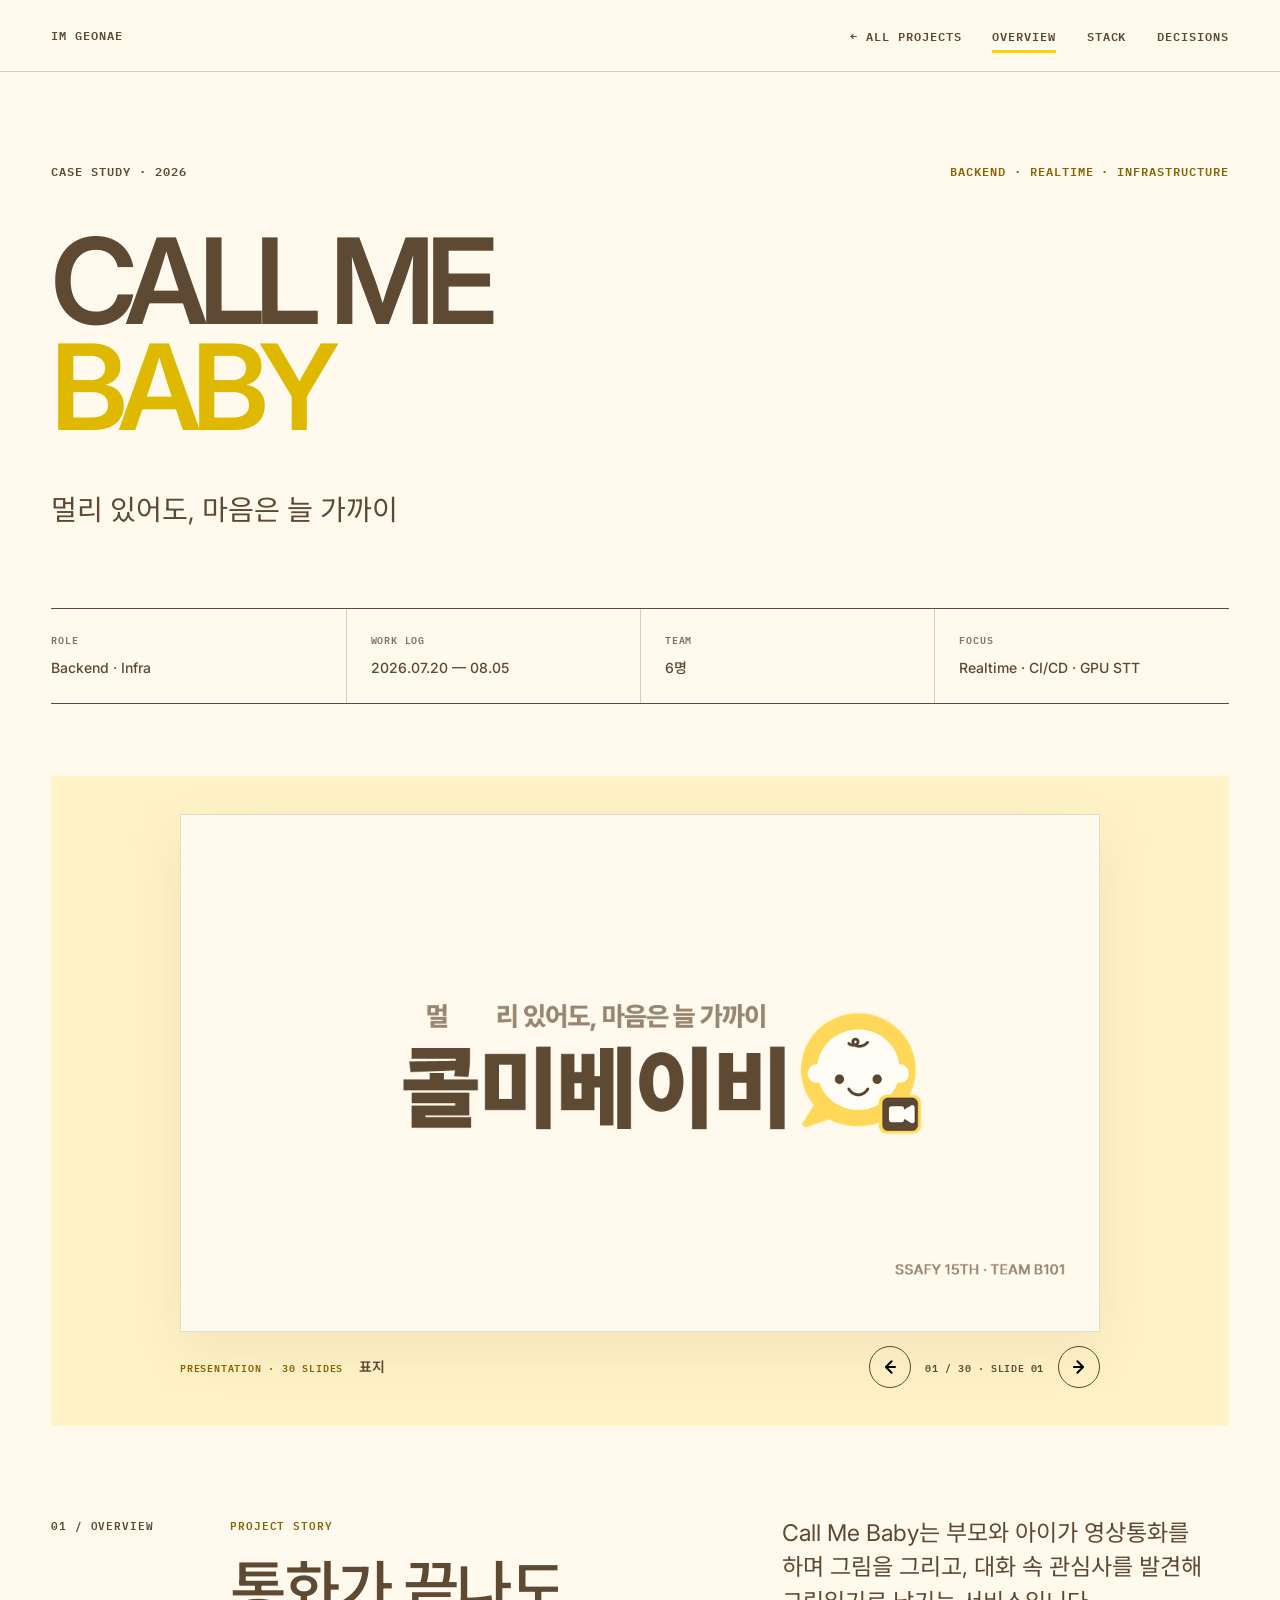
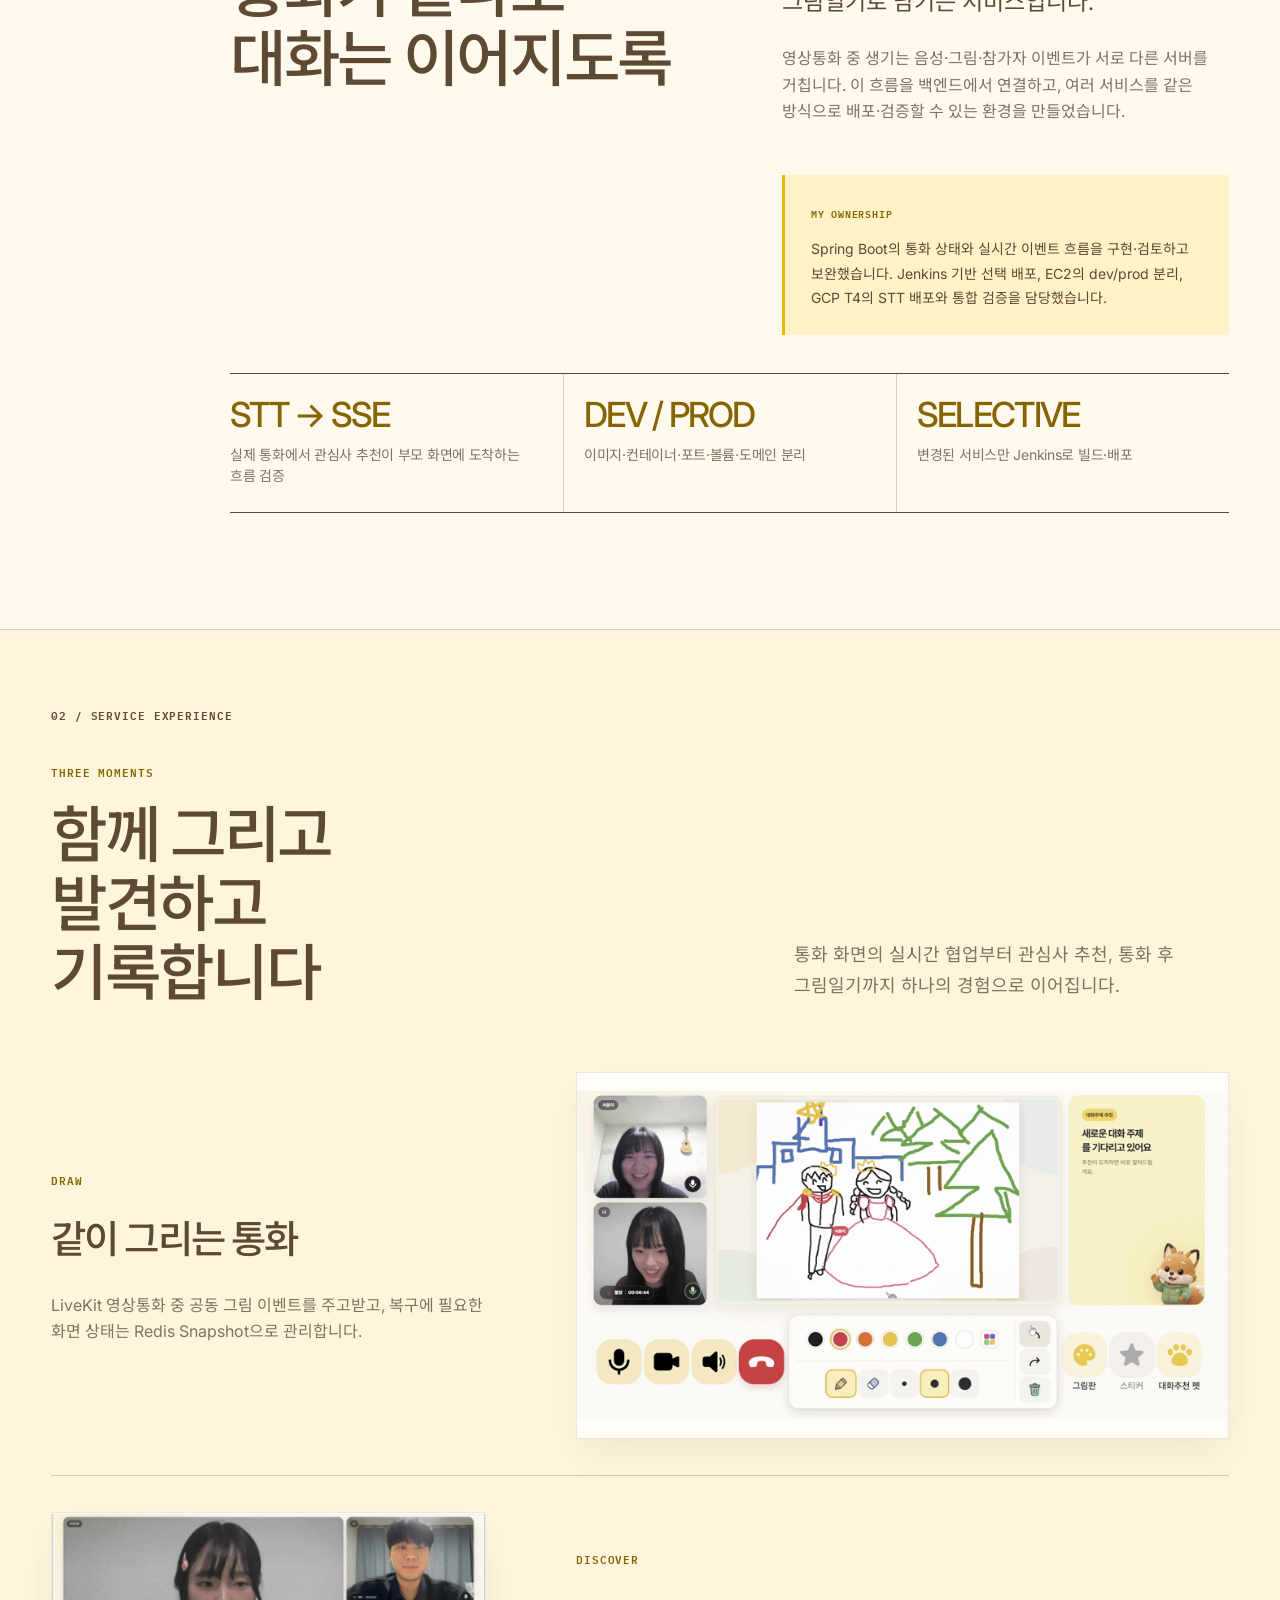
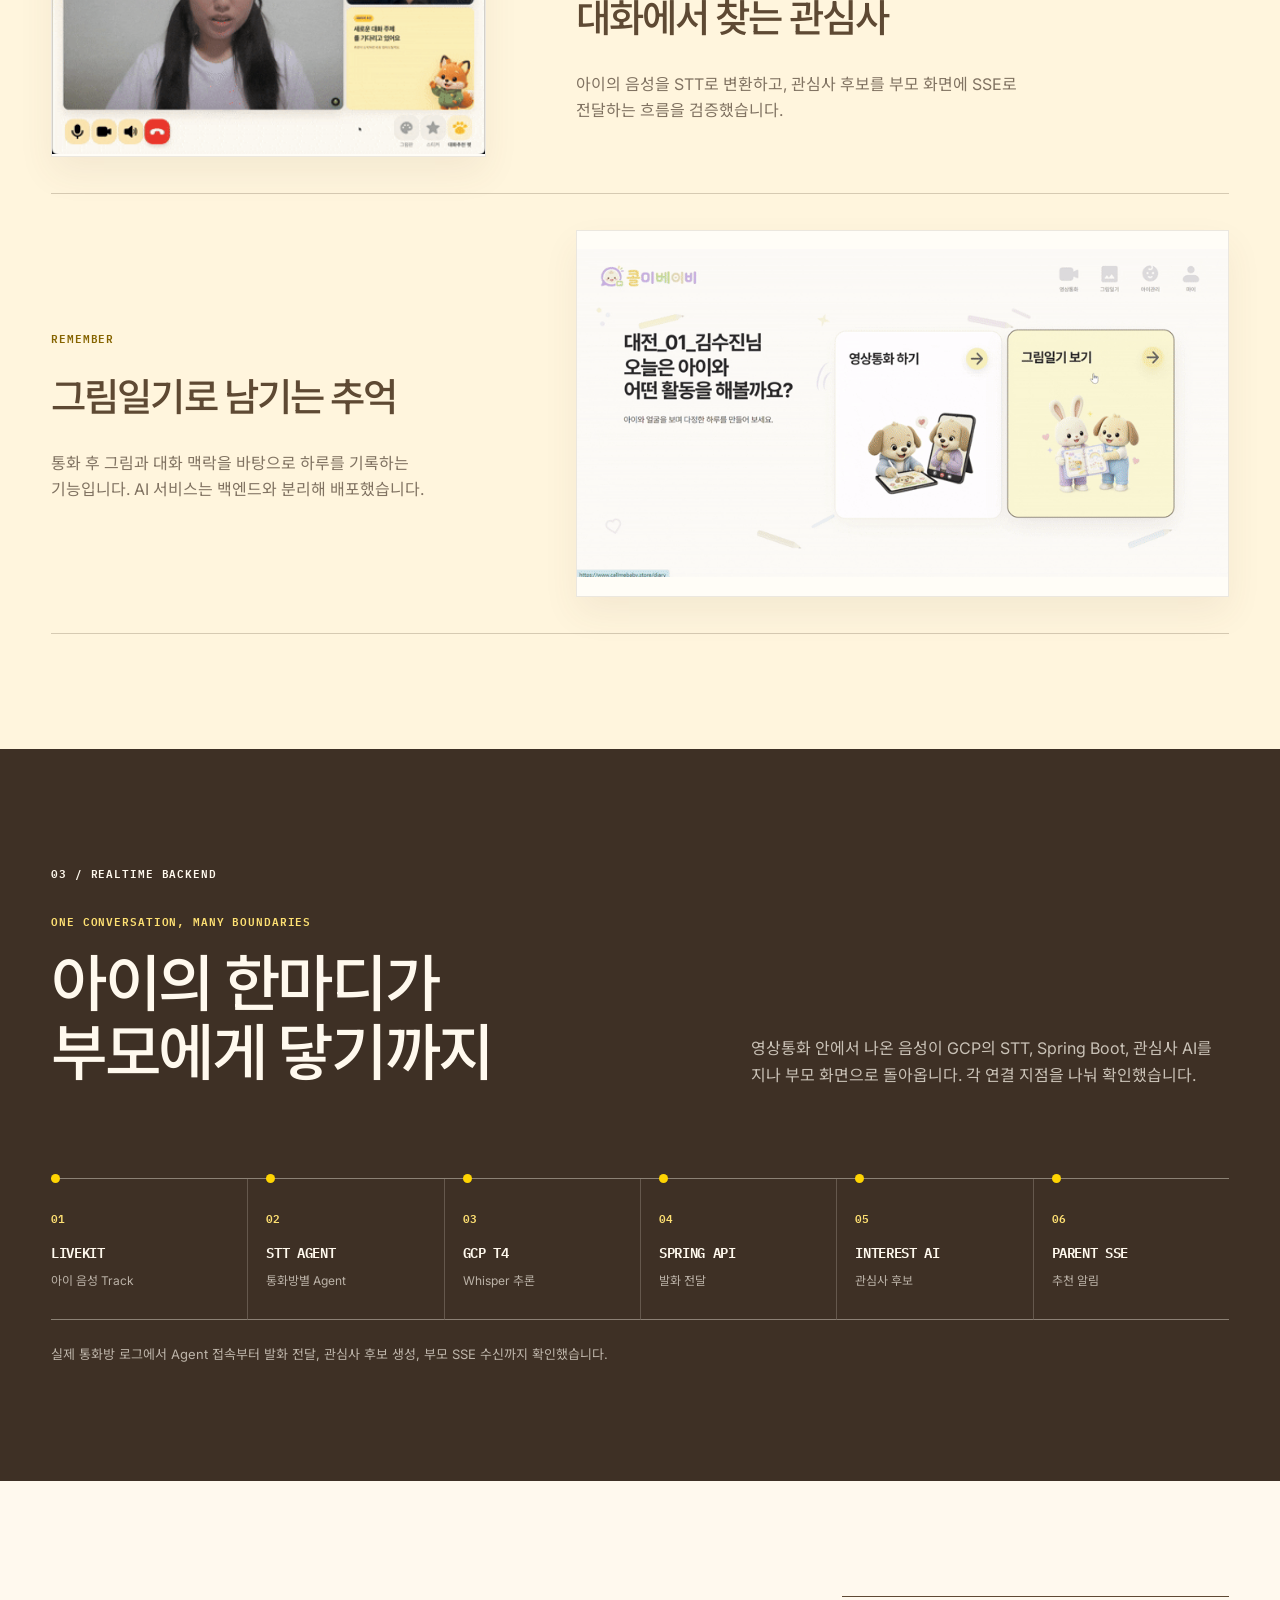
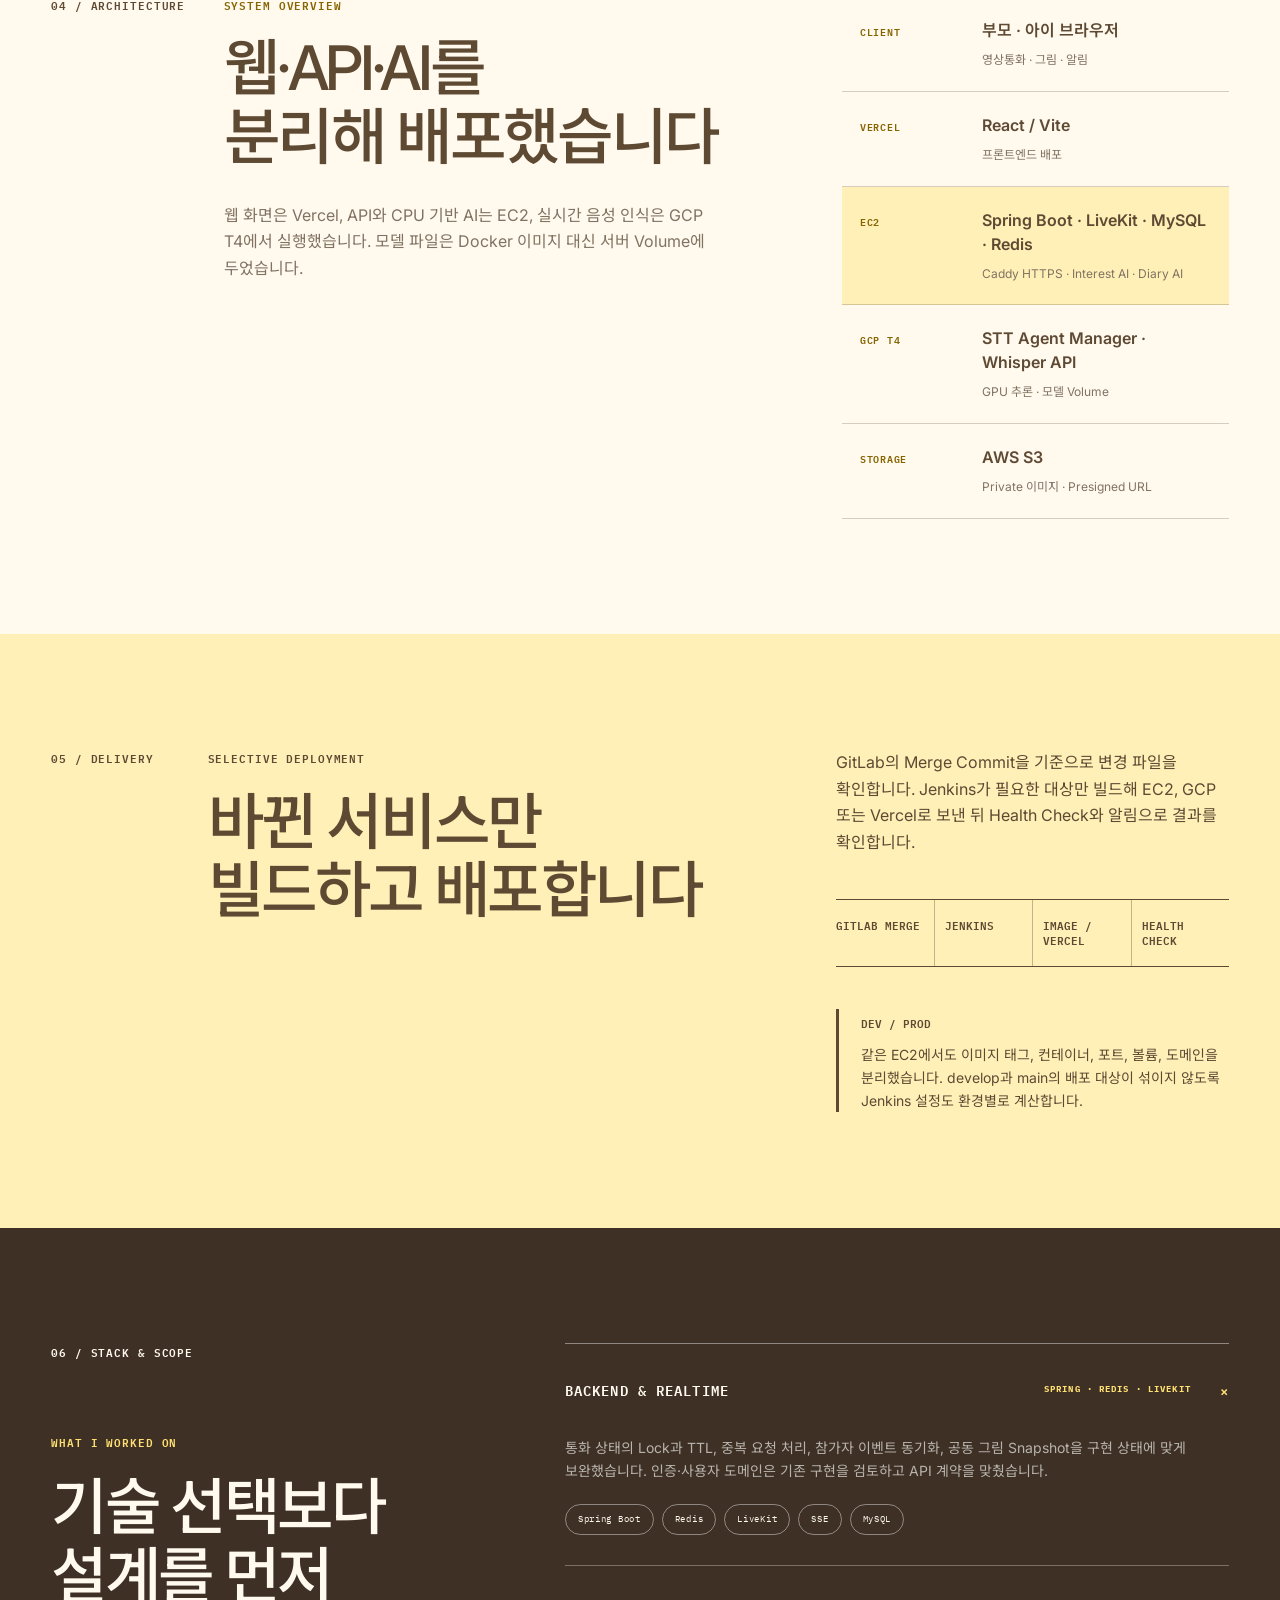
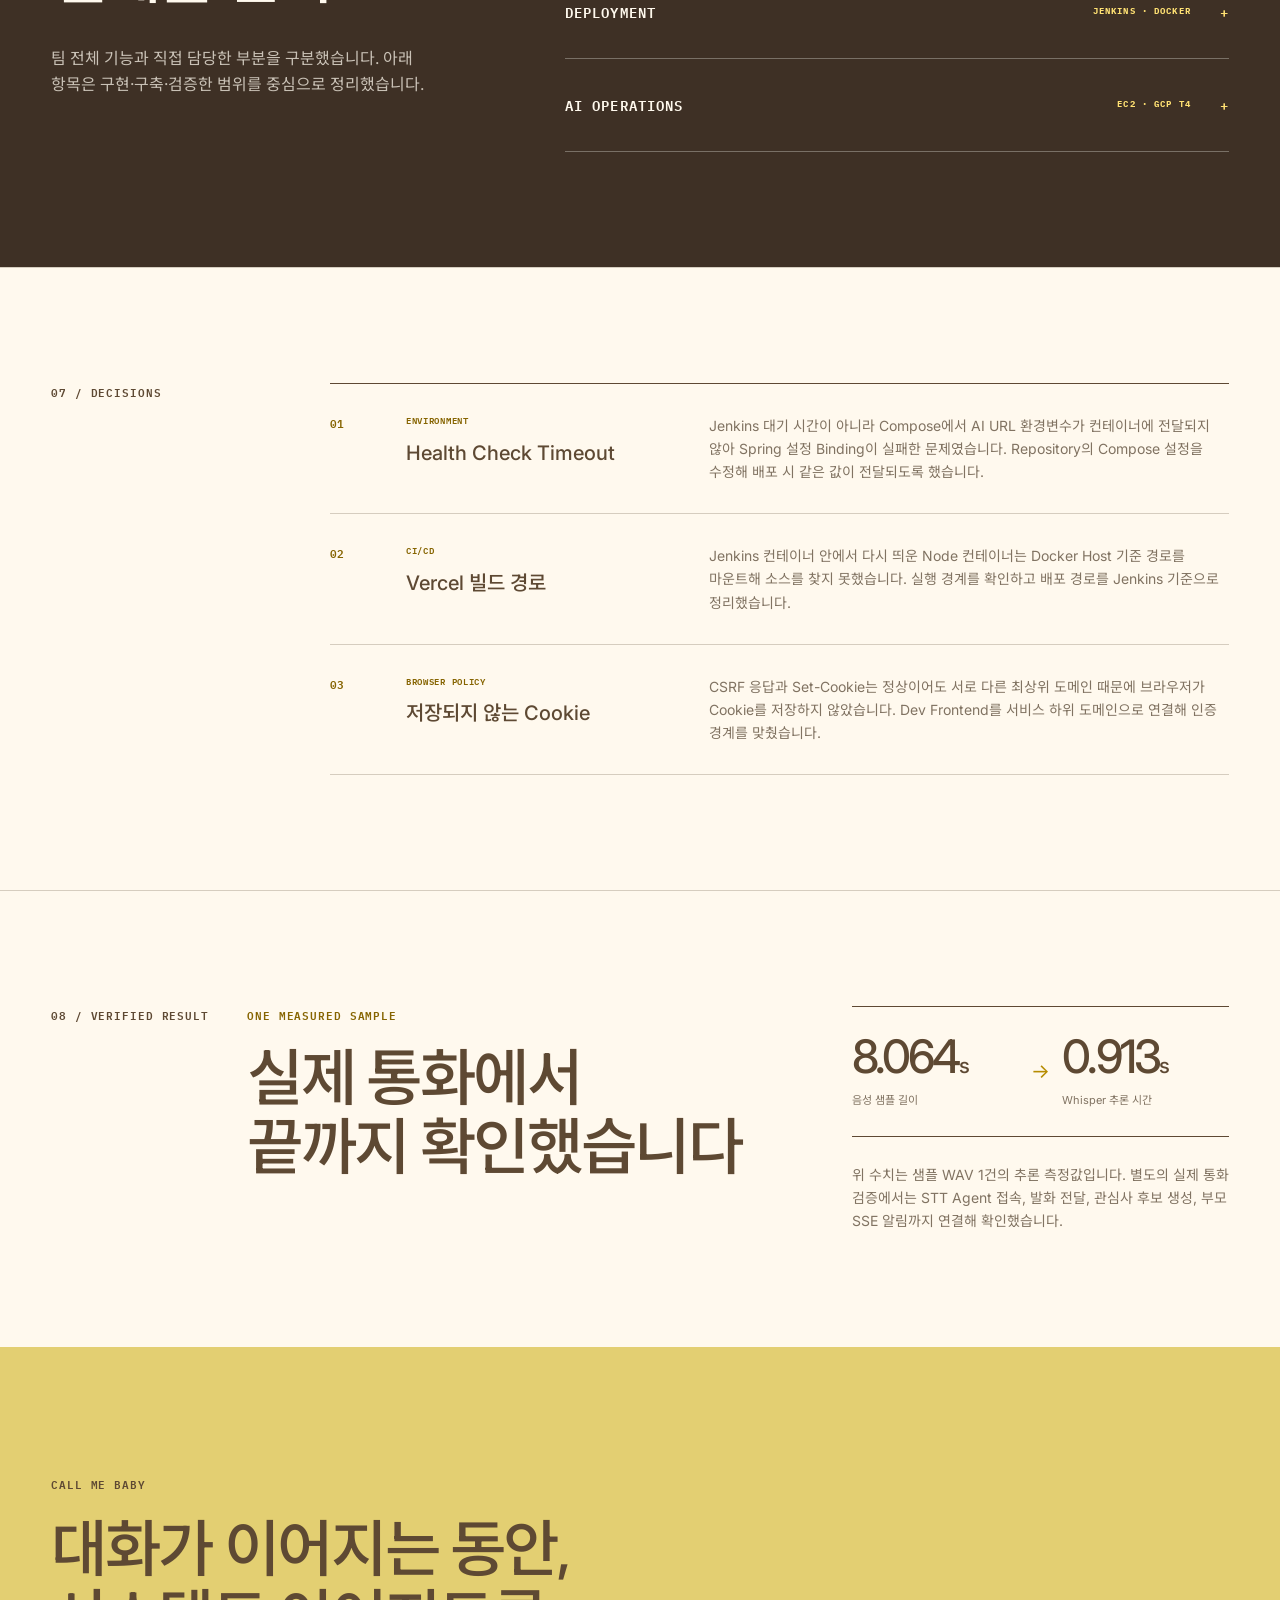
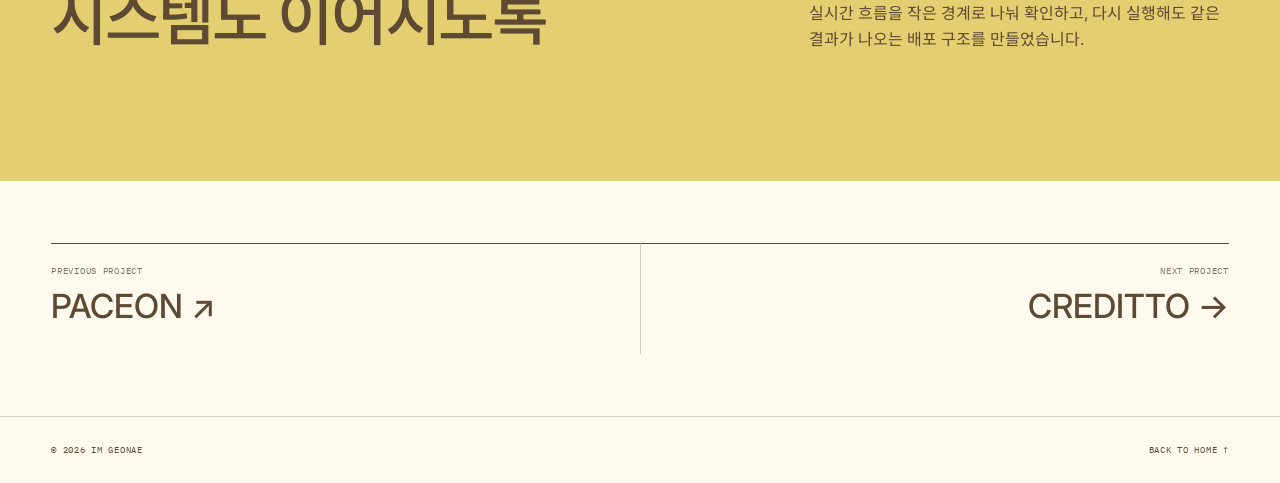
<file: projects/callmebaby/index.html>
<!doctype html>
<html lang="ko">
  <head>
    <meta charset="UTF-8" />
    <meta name="viewport" content="width=device-width, initial-scale=1.0" />
    <meta name="description" content="Call Me Baby 실시간 영상통화 서비스의 백엔드·인프라 프로젝트 케이스 스터디" />
    <meta name="theme-color" content="#fff9ee" />
    <link rel="icon" type="image/svg+xml" href="../../assets/favicon.svg" />
    <link rel="preconnect" href="https://fonts.googleapis.com" />
    <link rel="preconnect" href="https://fonts.gstatic.com" crossorigin />
    <link href="https://fonts.googleapis.com/css2?family=IBM+Plex+Mono:wght@400;500;600&amp;family=Inter:wght@400;500;600;700&amp;family=Noto+Sans+KR:wght@400;500;600;700&amp;display=swap" rel="stylesheet" />
    <link rel="stylesheet" href="../project-detail.css?v=20261018-scroll-nav-1" />
    <link rel="stylesheet" href="./callmebaby.css?v=20261018-service-intro-2" />
    <title>Call Me Baby | 임건애 포트폴리오</title>
  </head>
  <body class="callmebaby-project">
    <a class="skip-link" href="#project-main">본문으로 바로가기</a>

    <header class="project-header" data-header data-current-theme="light">
      <a class="project-brand" href="../../" aria-label="포트폴리오 처음으로">IM GEONAE</a>
      <nav class="project-nav" aria-label="프로젝트 상세 메뉴">
        <a href="../../#projects">← ALL PROJECTS</a>
        <a href="#overview">OVERVIEW</a>
        <a href="#stack">STACK</a>
        <a href="#decisions">DECISIONS</a>
      </nav>
    </header>

    <main id="project-main">
      <section class="project-hero" data-theme="light" data-nav="overview">
        <div class="hero-topline">
          <p>CASE STUDY · 2026</p>
          <p class="preview-label">BACKEND · REALTIME · INFRASTRUCTURE</p>
        </div>
        <h1>CALL ME<br /><span>BABY</span></h1>
        <p class="hero-lede">멀리 있어도, 마음은 늘 가까이</p>

        <dl class="project-meta">
          <div><dt>ROLE</dt><dd>Backend · Infra</dd></div>
          <div><dt>WORK LOG</dt><dd>2026.07.20 — 08.05</dd></div>
          <div><dt>TEAM</dt><dd>6명</dd></div>
          <div><dt>FOCUS</dt><dd>Realtime · CI/CD · GPU STT</dd></div>
        </dl>

        <figure class="hero-cover presentation-cover" id="presentation">
          <div class="presentation-carousel" aria-roledescription="carousel" aria-label="Call Me Baby 최종 발표 자료 슬라이드">
            <div class="presentation-stage" tabindex="0" aria-label="발표 슬라이드. 좌우 방향키나 드래그로 넘길 수 있습니다">
              <div class="presentation-slide is-active" data-slide-number="01" data-slide-title="표지" aria-hidden="false">
                <img src="../../assets/callmebaby/cover-slide.png" alt="멀　　리 있어도, 마음은 늘 가까이 — 콜미베이비 발표 표지" draggable="false" />
              </div>
            </div>
            <figcaption class="presentation-caption">
              <div class="presentation-caption-copy">
                <span>PRESENTATION · 30 SLIDES</span>
                <b id="presentation-slide-title">표지</b>
              </div>
              <div class="presentation-nav" aria-label="발표 슬라이드 이전 및 다음">
                <button type="button" class="presentation-arrow presentation-prev" aria-label="이전 발표 슬라이드"><img src="../../assets/paceon/ui/arrow-left-rounded.svg" alt="" /></button>
                <span id="presentation-slide-count" aria-live="polite">01 / 30 · SLIDE 01</span>
                <button type="button" class="presentation-arrow presentation-next" aria-label="다음 발표 슬라이드"><img src="../../assets/paceon/ui/arrow-right-rounded.svg" alt="" /></button>
              </div>
            </figcaption>
          </div>
        </figure>
      </section>

      <section class="project-section section-grid" id="overview" data-theme="light" data-nav="overview">
        <div class="section-label">01 / OVERVIEW</div>
        <div class="section-heading">
          <p class="eyebrow">PROJECT STORY</p>
          <h2><span class="heading-line">통화가 끝나도</span> <span class="heading-line">대화는 이어지도록</span></h2>
        </div>
        <div class="section-body overview-copy">
          <p class="lead-copy">Call Me Baby는 부모와 아이가 영상통화를 하며 그림을 그리고, 대화 속 관심사를 발견해 그림일기로 남기는 서비스입니다.</p>
          <p>영상통화 중 생기는 음성·그림·참가자 이벤트가 서로 다른 서버를 거칩니다. 이 흐름을 백엔드에서 연결하고, 여러 서비스를 같은 방식으로 배포·검증할 수 있는 환경을 만들었습니다.</p>
          <aside class="ownership-note">
            <b>MY OWNERSHIP</b>
            <p>Spring Boot의 통화 상태와 실시간 이벤트 흐름을 구현·검토하고 보완했습니다. Jenkins 기반 선택 배포, EC2의 dev/prod 분리, GCP T4의 STT 배포와 통합 검증을 담당했습니다.</p>
          </aside>
        </div>
        <div class="project-facts overview-facts" aria-label="Call Me Baby 프로젝트 핵심 작업 요약">
          <div><b>STT → SSE</b><span>실제 통화에서 관심사 추천이 부모 화면에 도착하는 흐름 검증</span></div>
          <div><b>DEV / PROD</b><span>이미지·컨테이너·포트·볼륨·도메인 분리</span></div>
          <div><b>SELECTIVE</b><span>변경된 서비스만 Jenkins로 빌드·배포</span></div>
        </div>
      </section>

      <section class="service-section" id="experience" data-theme="light" data-nav="overview">
        <div class="service-intro">
          <div class="section-label">02 / SERVICE EXPERIENCE</div>
          <div class="service-intro-heading">
            <p class="eyebrow">THREE MOMENTS</p>
            <h2><span class="heading-line">함께 그리고</span> <span class="heading-line">발견하고</span> <span class="heading-line">기록합니다</span></h2>
          </div>
          <p>통화 화면의 실시간 협업부터 관심사 추천, 통화 후 그림일기까지 하나의 경험으로 이어집니다.</p>
        </div>
        <div class="service-scenes">
          <article class="service-scene">
            <div class="scene-copy"><span>DRAW</span><h3>같이 그리는 통화</h3><p>LiveKit 영상통화 중 공동 그림 이벤트를 주고받고, 복구에 필요한 화면 상태는 Redis Snapshot으로 관리합니다.</p></div>
            <img src="../../assets/callmebaby/presentation/animated/slide-03.gif" alt="영상통화에서 함께 그림을 그리는 화면" loading="lazy" />
          </article>
          <article class="service-scene">
            <div class="scene-copy"><span>DISCOVER</span><h3>대화에서 찾는 관심사</h3><p>아이의 음성을 STT로 변환하고, 관심사 후보를 부모 화면에 SSE로 전달하는 흐름을 검증했습니다.</p></div>
            <img src="../../assets/callmebaby/presentation/animated/slide-06.gif" alt="아이의 대화에서 관심사를 찾아 추천하는 화면" loading="lazy" />
          </article>
          <article class="service-scene">
            <div class="scene-copy"><span>REMEMBER</span><h3>그림일기로 남기는 추억</h3><p>통화 후 그림과 대화 맥락을 바탕으로 하루를 기록하는 기능입니다. AI 서비스는 백엔드와 분리해 배포했습니다.</p></div>
            <img src="../../assets/callmebaby/presentation/animated/slide-08.gif" alt="그림일기를 생성하고 확인하는 화면" loading="lazy" />
          </article>
        </div>
      </section>

      <section class="realtime-section" id="realtime" data-theme="dark" data-nav="stack">
        <div class="section-label">03 / REALTIME BACKEND</div>
        <div class="realtime-heading">
          <div><p class="eyebrow">ONE CONVERSATION, MANY BOUNDARIES</p><h2>아이의 한마디가<br />부모에게 닿기까지</h2></div>
          <p>영상통화 안에서 나온 음성이 GCP의 STT, Spring Boot, 관심사 AI를 지나 부모 화면으로 돌아옵니다. 각 연결 지점을 나눠 확인했습니다.</p>
        </div>
        <ol class="realtime-flow" aria-label="실시간 음성에서 관심사 추천까지의 처리 순서">
          <li><span>01</span><b>LIVEKIT</b><small>아이 음성 Track</small></li>
          <li><span>02</span><b>STT AGENT</b><small>통화방별 Agent</small></li>
          <li><span>03</span><b>GCP T4</b><small>Whisper 추론</small></li>
          <li><span>04</span><b>SPRING API</b><small>발화 전달</small></li>
          <li><span>05</span><b>INTEREST AI</b><small>관심사 후보</small></li>
          <li><span>06</span><b>PARENT SSE</b><small>추천 알림</small></li>
        </ol>
        <p class="realtime-proof">실제 통화방 로그에서 Agent 접속부터 발화 전달, 관심사 후보 생성, 부모 SSE 수신까지 확인했습니다.</p>
      </section>

      <section class="architecture-section-cmb project-section" id="architecture" data-theme="light" data-nav="stack">
        <div class="section-label">04 / ARCHITECTURE</div>
        <div class="architecture-copy">
          <p class="eyebrow">SYSTEM OVERVIEW</p>
          <h2>웹·API·AI를<br />분리해 배포했습니다</h2>
          <p>웹 화면은 Vercel, API와 CPU 기반 AI는 EC2, 실시간 음성 인식은 GCP T4에서 실행했습니다. 모델 파일은 Docker 이미지 대신 서버 Volume에 두었습니다.</p>
        </div>
        <div class="system-map" aria-label="Call Me Baby 시스템 배포 구조">
          <div class="system-map-row"><span>CLIENT</span><strong>부모 · 아이 브라우저</strong><small>영상통화 · 그림 · 알림</small></div>
          <div class="system-map-row"><span>VERCEL</span><strong>React / Vite</strong><small>프론트엔드 배포</small></div>
          <div class="system-map-row emphasized"><span>EC2</span><strong>Spring Boot · LiveKit · MySQL · Redis</strong><small>Caddy HTTPS · Interest AI · Diary AI</small></div>
          <div class="system-map-row"><span>GCP T4</span><strong>STT Agent Manager · Whisper API</strong><small>GPU 추론 · 모델 Volume</small></div>
          <div class="system-map-row"><span>STORAGE</span><strong>AWS S3</strong><small>Private 이미지 · Presigned URL</small></div>
        </div>
      </section>

      <section class="delivery-section" id="delivery" data-theme="yellow" data-nav="stack">
        <div class="section-label">05 / DELIVERY</div>
        <div class="delivery-title"><p class="eyebrow">SELECTIVE DEPLOYMENT</p><h2>바뀐 서비스만<br />빌드하고 배포합니다</h2></div>
        <div class="delivery-body">
          <p>GitLab의 Merge Commit을 기준으로 변경 파일을 확인합니다. Jenkins가 필요한 대상만 빌드해 EC2, GCP 또는 Vercel로 보낸 뒤 Health Check와 알림으로 결과를 확인합니다.</p>
          <div class="delivery-chain" aria-label="배포 절차"><span>GITLAB MERGE</span><span>JENKINS</span><span>IMAGE / VERCEL</span><span>HEALTH CHECK</span></div>
          <div class="environment-note"><b>DEV / PROD</b><p>같은 EC2에서도 이미지 태그, 컨테이너, 포트, 볼륨, 도메인을 분리했습니다. develop과 main의 배포 대상이 섞이지 않도록 Jenkins 설정도 환경별로 계산합니다.</p></div>
        </div>
      </section>

      <section class="stack-section" id="stack" data-theme="dark" data-nav="stack">
        <div class="stack-intro">
          <div class="section-label">06 / STACK &amp; SCOPE</div>
          <p class="eyebrow">WHAT I WORKED ON</p>
          <h2><span class="heading-line">기술 선택보다</span> <span class="heading-line">설계를 먼저</span></h2>
          <p>팀 전체 기능과 직접 담당한 부분을 구분했습니다. 아래 항목은 구현·구축·검증한 범위를 중심으로 정리했습니다.</p>
        </div>
        <div class="stack-accordion">
          <details open><summary>BACKEND &amp; REALTIME <b>SPRING · REDIS · LIVEKIT</b></summary><div class="accordion-content"><p>통화 상태의 Lock과 TTL, 중복 요청 처리, 참가자 이벤트 동기화, 공동 그림 Snapshot을 구현 상태에 맞게 보완했습니다. 인증·사용자 도메인은 기존 구현을 검토하고 API 계약을 맞췄습니다.</p><ul><li>Spring Boot</li><li>Redis</li><li>LiveKit</li><li>SSE</li><li>MySQL</li></ul></div></details>
          <details><summary>DEPLOYMENT <b>JENKINS · DOCKER</b></summary><div class="accordion-content"><p>GitLab Webhook부터 선택 배포, Docker 이미지 Push, Compose 배포, Health Check, Mattermost 알림까지 연결했습니다. 프론트엔드는 Jenkins에서 Vercel CLI를 호출했습니다.</p><ul><li>Jenkins</li><li>Docker Compose</li><li>GitLab</li><li>Vercel</li><li>Caddy</li></ul></div></details>
          <details><summary>AI OPERATIONS <b>EC2 · GCP T4</b></summary><div class="accordion-content"><p>Interest AI와 Diary AI는 EC2, Whisper STT와 Agent Manager는 GCP T4에 배포했습니다. 실제 통화에서 STT 결과가 관심사 추천까지 이어지는 흐름을 확인했습니다.</p><ul><li>FastAPI</li><li>Whisper</li><li>GCP T4</li><li>AWS S3</li></ul></div></details>
        </div>
      </section>

      <section class="project-section decisions-section" id="decisions" data-theme="light" data-nav="decisions">
        <div class="section-label">07 / DECISIONS</div>
        <div class="decision-list">
          <article><span>01</span><div class="decision-title"><p>ENVIRONMENT</p><h3>Health Check Timeout</h3></div><div class="decision-copy"><p>Jenkins 대기 시간이 아니라 Compose에서 AI URL 환경변수가 컨테이너에 전달되지 않아 Spring 설정 Binding이 실패한 문제였습니다. Repository의 Compose 설정을 수정해 배포 시 같은 값이 전달되도록 했습니다.</p></div></article>
          <article><span>02</span><div class="decision-title"><p>CI/CD</p><h3>Vercel 빌드 경로</h3></div><div class="decision-copy"><p>Jenkins 컨테이너 안에서 다시 띄운 Node 컨테이너는 Docker Host 기준 경로를 마운트해 소스를 찾지 못했습니다. 실행 경계를 확인하고 배포 경로를 Jenkins 기준으로 정리했습니다.</p></div></article>
          <article><span>03</span><div class="decision-title"><p>BROWSER POLICY</p><h3>저장되지 않는 Cookie</h3></div><div class="decision-copy"><p>CSRF 응답과 Set-Cookie는 정상이어도 서로 다른 최상위 도메인 때문에 브라우저가 Cookie를 저장하지 않았습니다. Dev Frontend를 서비스 하위 도메인으로 연결해 인증 경계를 맞췄습니다.</p></div></article>
        </div>
      </section>

      <section class="result-section" id="results" data-theme="light" data-nav="decisions">
        <div class="section-label">08 / VERIFIED RESULT</div>
        <div class="result-heading"><p class="eyebrow">ONE MEASURED SAMPLE</p><h2>실제 통화에서<br />끝까지 확인했습니다</h2></div>
        <div class="result-content"><div class="sample-metric"><div class="metric-item"><strong>8.064<span>s</span></strong><small>음성 샘플 길이</small></div><span class="metric-arrow" aria-hidden="true">→</span><div class="metric-item"><strong>0.913<span>s</span></strong><small>Whisper 추론 시간</small></div></div><p>위 수치는 샘플 WAV 1건의 추론 측정값입니다. 별도의 실제 통화 검증에서는 STT Agent 접속, 발화 전달, 관심사 후보 생성, 부모 SSE 알림까지 연결해 확인했습니다.</p></div>
      </section>

      <section class="closing-section" data-theme="bright" data-nav="decisions">
        <div><p class="eyebrow">CALL ME BABY</p><h2>대화가 이어지는 동안,<br />시스템도 이어지도록</h2></div>
        <p>실시간 흐름을 작은 경계로 나눠 확인하고, 다시 실행해도 같은 결과가 나오는 배포 구조를 만들었습니다.</p>
      </section>

      <nav class="project-pagination" aria-label="프로젝트 이동">
        <a href="../paceon/"><span>PREVIOUS PROJECT</span><b>PACEON ↗</b></a>
        <a class="next-project" href="../../#creditto"><span>NEXT PROJECT</span><b>CREDITTO →</b></a>
      </nav>
    </main>

    <footer class="project-footer"><span>© 2026 IM GEONAE</span><a href="../../">BACK TO HOME ↑</a></footer>
    <script src="./callmebaby.js?v=20261018-scroll-nav-1" defer></script>
  </body>
</html>
</file>
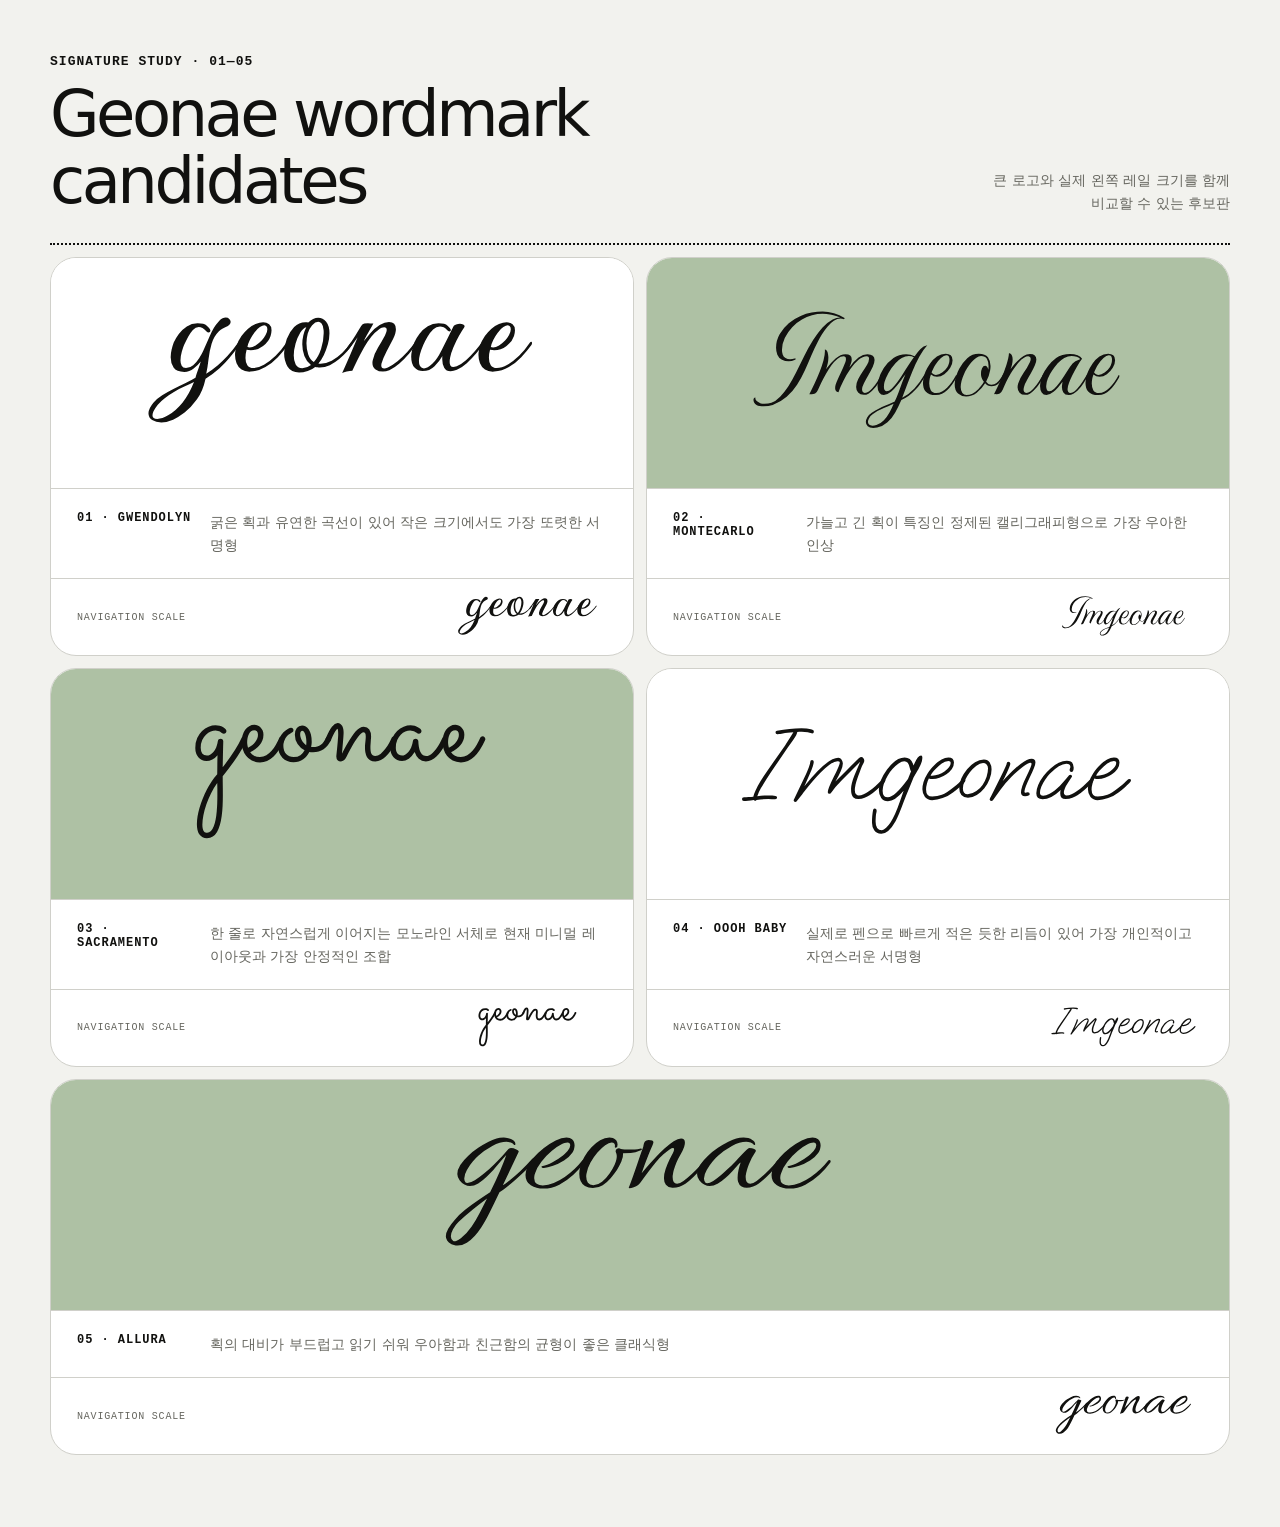
<file: logo-options.html>
<!doctype html>
<html lang="ko">
<head>
  <meta charset="utf-8">
  <meta name="viewport" content="width=device-width, initial-scale=1">
  <link rel="icon" type="image/svg+xml" href="assets/favicon.svg">
  <title>Logo wordmark candidates</title>
  <style>
    @font-face {
      font-family: "Allura Local";
      src: url("assets/fonts/allura-latin.woff2") format("woff2");
      font-display: swap;
    }
    @font-face {
      font-family: "Gwendolyn Local";
      src: url("assets/fonts/gwendolyn-700-latin.woff2") format("woff2");
      font-weight: 700;
      font-display: swap;
    }
    @font-face {
      font-family: "MonteCarlo Local";
      src: url("assets/fonts/montecarlo-latin.woff2") format("woff2");
      font-display: swap;
    }
    @font-face {
      font-family: "Oooh Baby Local";
      src: url("assets/fonts/oooh-baby-latin.woff2") format("woff2");
      font-display: swap;
    }
    @font-face {
      font-family: "Sacramento Local";
      src: url("assets/fonts/sacramento-latin.woff2") format("woff2");
      font-display: swap;
    }

    :root {
      --ink: #11110f;
      --canvas: #f2f2ee;
      --paper: #fff;
      --sage: #aec1a4;
      --muted: #66665f;
    }

    * { box-sizing: border-box; }
    body {
      margin: 0;
      color: var(--ink);
      background: var(--canvas);
      font-family: Inter, "Noto Sans KR", system-ui, sans-serif;
    }
    main { width: min(1180px, calc(100% - 40px)); margin: 0 auto; padding: 54px 0 72px; }
    header {
      display: flex;
      gap: 28px;
      align-items: flex-end;
      justify-content: space-between;
      padding-bottom: 28px;
      border-bottom: 2px dotted var(--ink);
    }
    header p, .label, .meta strong, .scale-label {
      font-family: "Courier New", monospace;
      letter-spacing: .08em;
      text-transform: uppercase;
    }
    header p { margin: 0; font-size: 13px; font-weight: 700; }
    h1 { max-width: 760px; margin: 12px 0 0; font-size: clamp(36px, 5vw, 66px); font-weight: 500; line-height: 1.05; letter-spacing: -.055em; }
    header > span { max-width: 250px; color: var(--muted); font-size: 14px; line-height: 1.65; text-align: right; }
    .grid { display: grid; grid-template-columns: repeat(2, minmax(0, 1fr)); gap: 12px; margin-top: 12px; }
    article { overflow: hidden; border: 1px solid #d0d0ca; border-radius: 26px; background: var(--paper); }
    article:last-child { grid-column: 1 / -1; }
    .logo-stage {
      display: flex;
      min-height: 230px;
      align-items: center;
      justify-content: center;
      padding: 34px;
      background: var(--paper);
    }
    article:nth-child(2) .logo-stage,
    article:nth-child(3) .logo-stage,
    article:nth-child(5) .logo-stage { background: var(--sage); }
    .logo-stage img { width: min(84%, 410px); height: 142px; object-fit: contain; }
    .meta { display: grid; grid-template-columns: 115px 1fr; gap: 18px; padding: 22px 26px; border-top: 1px solid #d0d0ca; }
    .meta strong { font-size: 12px; }
    .meta p { margin: 0; color: var(--muted); font-size: 14px; line-height: 1.6; }
    .nav-scale { display: flex; min-height: 76px; align-items: center; justify-content: space-between; gap: 20px; padding: 14px 26px; border-top: 1px solid #d0d0ca; }
    .scale-label { color: var(--muted); font-size: 10px; }
    .nav-scale img { width: 158px; height: 48px; object-fit: contain; }
    @media (max-width: 760px) {
      main { width: min(100% - 20px, 620px); padding-top: 28px; }
      header { align-items: flex-start; flex-direction: column; }
      header > span { text-align: left; }
      .grid { grid-template-columns: 1fr; }
      article:last-child { grid-column: auto; }
      .logo-stage { min-height: 190px; padding-inline: 20px; }
      .meta { grid-template-columns: 1fr; gap: 8px; }
    }
  </style>
</head>
<body>
  <main>
    <header>
      <div>
        <p>Signature study · 01—05</p>
        <h1>Geonae wordmark candidates</h1>
      </div>
      <span>큰 로고와 실제 왼쪽 레일 크기를 함께 비교할 수 있는 후보판</span>
    </header>

    <section class="grid" aria-label="로고 후보 다섯 가지">
      <article>
        <div class="logo-stage"><img src="assets/logo-candidates/01-gwendolyn-geonae.svg" alt="geonae"></div>
        <div class="meta"><strong>01 · Gwendolyn</strong><p>굵은 획과 유연한 곡선이 있어 작은 크기에서도 가장 또렷한 서명형</p></div>
        <div class="nav-scale"><span class="scale-label">Navigation scale</span><img src="assets/logo-candidates/01-gwendolyn-geonae.svg" alt=""></div>
      </article>

      <article>
        <div class="logo-stage"><img src="assets/logo-candidates/02-montecarlo-imgeonae.svg" alt="Imgeonae"></div>
        <div class="meta"><strong>02 · MonteCarlo</strong><p>가늘고 긴 획이 특징인 정제된 캘리그래피형으로 가장 우아한 인상</p></div>
        <div class="nav-scale"><span class="scale-label">Navigation scale</span><img src="assets/logo-candidates/02-montecarlo-imgeonae.svg" alt=""></div>
      </article>

      <article>
        <div class="logo-stage"><img src="assets/logo-candidates/03-sacramento-geonae.svg" alt="geonae"></div>
        <div class="meta"><strong>03 · Sacramento</strong><p>한 줄로 자연스럽게 이어지는 모노라인 서체로 현재 미니멀 레이아웃과 가장 안정적인 조합</p></div>
        <div class="nav-scale"><span class="scale-label">Navigation scale</span><img src="assets/logo-candidates/03-sacramento-geonae.svg" alt=""></div>
      </article>

      <article>
        <div class="logo-stage"><img src="assets/logo-candidates/04-oooh-baby-imgeonae.svg" alt="Imgeonae"></div>
        <div class="meta"><strong>04 · Oooh Baby</strong><p>실제로 펜으로 빠르게 적은 듯한 리듬이 있어 가장 개인적이고 자연스러운 서명형</p></div>
        <div class="nav-scale"><span class="scale-label">Navigation scale</span><img src="assets/logo-candidates/04-oooh-baby-imgeonae.svg" alt=""></div>
      </article>

      <article>
        <div class="logo-stage"><img src="assets/logo-candidates/05-allura-geonae.svg" alt="geonae"></div>
        <div class="meta"><strong>05 · Allura</strong><p>획의 대비가 부드럽고 읽기 쉬워 우아함과 친근함의 균형이 좋은 클래식형</p></div>
        <div class="nav-scale"><span class="scale-label">Navigation scale</span><img src="assets/logo-candidates/05-allura-geonae.svg" alt=""></div>
      </article>
    </section>
  </main>
</body>
</html>
</file>
<file: projects/project-detail.css>
:root {
  --ink: #111111;
  --paper: #f4f4f0;
  --muted: #666761;
  --line: rgb(17 17 17 / 30%);
  --accent: #6f4cf3;
  --accent-dark: #251d43;
  --accent-soft: #efedff;
  --header-height: 72px;
  --gutter: clamp(24px, 4vw, 68px);
  --content-width: 1480px;
  --mono: "IBM Plex Mono", ui-monospace, monospace;
  --sans: "Inter", "Noto Sans KR", -apple-system, BlinkMacSystemFont, "Segoe UI", sans-serif;
}

* { box-sizing: border-box; }

html {
  scroll-behavior: smooth;
  scroll-padding-top: var(--header-height);
}

body {
  margin: 0;
  overflow-x: hidden;
  color: var(--ink);
  background: var(--paper);
  font-family: var(--sans);
  font-size: 16px;
  line-height: 1.65;
  word-break: keep-all;
  -webkit-font-smoothing: antialiased;
}

a { color: inherit; text-decoration: none; }
img { display: block; max-width: 100%; }
h1, h2, h3, p, figure, dl, dd, dt, ul { margin: 0; }
ul { padding: 0; list-style: none; }

.skip-link {
  position: fixed;
  z-index: 100;
  top: 12px;
  left: 16px;
  padding: 9px 14px;
  color: var(--paper);
  background: var(--ink);
  font: 600 12px/1 var(--mono);
  transform: translateY(-180%);
}

.skip-link:focus { transform: none; }

.project-header {
  position: fixed;
  z-index: 50;
  top: 0;
  left: 0;
  display: flex;
  width: 100%;
  height: var(--header-height);
  align-items: center;
  justify-content: space-between;
  padding: 0 var(--gutter);
  border-bottom: 1px solid rgb(17 17 17 / 28%);
  color: var(--ink);
  background: rgb(244 244 240 / 92%);
  backdrop-filter: blur(14px);
  transition: color 220ms ease, background 220ms ease, border-color 220ms ease;
}

.project-header[data-current-theme="light"] {
  color: var(--ink);
  background: rgb(244 244 240 / 92%);
  border-color: rgb(17 17 17 / 28%);
}

.project-header[data-current-theme="lavender"] {
  color: var(--ink);
  background: rgb(239 237 255 / 92%);
  border-color: rgb(111 76 243 / 24%);
}

.project-header[data-current-theme="dark"] {
  color: var(--paper);
  background: rgb(17 17 17 / 94%);
  border-color: rgb(244 244 240 / 22%);
}

.project-header[data-current-theme="purple"] {
  color: var(--paper);
  background: rgb(37 29 67 / 94%);
  border-color: rgb(244 244 240 / 20%);
}

.project-header[data-current-theme="accent"] {
  color: var(--paper);
  background: rgb(111 76 243 / 94%);
  border-color: rgb(244 244 240 / 25%);
}

.project-brand,
.project-nav a,
.hero-topline,
.section-label,
.eyebrow,
.project-meta dt,
.preview-label,
.phone-card figcaption,
.stack-accordion summary,
.stack-accordion li,
.project-pagination span,
.project-footer {
  font-family: var(--mono);
  letter-spacing: .08em;
}

.project-brand,
.project-nav a { font-size: 12px; font-weight: 600; }
.project-brand { white-space: nowrap; }
.project-nav { display: flex; gap: clamp(18px, 2.4vw, 40px); align-items: center; }
.project-nav a {
  position: relative;
  padding: 28px 0 25px;
}

.project-nav a::after {
  position: absolute;
  right: 0;
  bottom: 19px;
  left: 0;
  height: 3px;
  background: var(--accent);
  content: "";
  transform: scaleX(0);
  transform-origin: left;
  transition: transform 180ms ease, background 220ms ease;
}

.project-nav a:hover::after,
.project-nav a:focus-visible::after,
.project-nav a.is-active::after { transform: scaleX(1); }

.project-header[data-current-theme="dark"] .project-nav a::after,
.project-header[data-current-theme="purple"] .project-nav a::after { background: #a997ff; }

.project-header[data-current-theme="accent"] .project-nav a::after { background: #efeaff; }

.project-hero,
.project-section,
.stack-section,
.motion-section,
.closing-section,
.project-pagination,
.project-footer {
  padding-right: var(--gutter);
  padding-left: var(--gutter);
}

.project-hero > *,
.project-section > *,
.stack-section > *,
.motion-section > *,
.closing-section > *,
.project-pagination,
.project-footer {
  width: min(100%, var(--content-width));
  margin-right: auto;
  margin-left: auto;
}

.project-hero {
  padding-top: calc(var(--header-height) + clamp(62px, 7vw, 104px));
  padding-bottom: clamp(36px, 4vw, 56px);
}

.hero-topline {
  display: flex;
  justify-content: space-between;
  gap: 20px;
  font-size: 12px;
  font-weight: 600;
}

.preview-label { color: var(--accent); }

.project-hero h1 {
  margin-top: clamp(32px, 4vw, 58px);
  font-size: clamp(68px, 11vw, 154px);
  font-weight: 500;
  line-height: .88;
  letter-spacing: -.075em;
}

.project-hero h1 span { color: var(--accent); }

.hero-lede {
  max-width: 900px;
  margin-top: clamp(32px, 4vw, 56px);
  margin-right: auto;
  margin-left: 0;
  color: #3f403b;
  font-size: clamp(22px, 2.2vw, 34px);
  line-height: 1.5;
}

.project-meta {
  display: grid;
  grid-template-columns: repeat(4, 1fr);
  margin-top: clamp(60px, 8vw, 100px);
  border-top: 1px solid var(--ink);
  border-bottom: 1px solid var(--ink);
}

.project-meta div { padding: 22px 24px 24px 0; }
.project-meta div + div { padding-left: 24px; border-left: 1px solid var(--line); }
.project-meta dt { color: var(--muted); font-size: 10px; font-weight: 600; }
.project-meta dd { margin-top: 8px; font-size: 15px; font-weight: 500; }

.hero-cover {
  display: flex;
  margin-top: clamp(56px, 7vw, 92px);
  align-items: center;
  justify-content: center;
  padding: clamp(32px, 5vw, 76px);
  background: var(--accent-soft);
}

.hero-cover img { width: min(100%, 1160px); border: 1px solid rgb(111 76 243 / 15%); }

.paceon-project .hero-cover { padding: clamp(20px, 3.2vw, 48px); }

.presentation-cover { flex-direction: column; }

.presentation-carousel {
  width: min(100%, 1060px);
}

.presentation-stage {
  position: relative;
  overflow: hidden;
  width: 100%;
  aspect-ratio: 16 / 9;
  border: 1px solid rgb(111 76 243 / 18%);
  background: #f8f7fc;
  box-shadow: 0 18px 50px rgb(37 29 67 / 8%);
  touch-action: pan-y;
  cursor: grab;
}

.presentation-stage.is-dragging { cursor: grabbing; }

.presentation-slide {
  position: absolute;
  inset: 0;
  visibility: hidden;
  opacity: 0;
  transform: translateX(2%);
  transition: opacity 260ms ease, transform 320ms ease, visibility 0s linear 320ms;
}

.presentation-slide.is-active {
  z-index: 2;
  visibility: visible;
  opacity: 1;
  transform: none;
  transition-delay: 0s;
}

.presentation-slide.is-leaving-previous { transform: translateX(2%); }
.presentation-slide.is-leaving-next { transform: translateX(-2%); }

.presentation-slide > img {
  width: 100%;
  height: 100%;
  border: 0;
  object-fit: contain;
  user-select: none;
  -webkit-user-drag: none;
  pointer-events: none;
}

.presentation-video {
  position: absolute;
  z-index: 1;
  display: block;
  border: 0;
  background: #f8f7fc;
  object-fit: cover;
  pointer-events: none;
}

.presentation-video-compact {
  top: 12.8%;
  left: 65.2%;
  width: 17.8%;
  height: 65.4%;
  border-radius: 3.2% / 1.8%;
}

.presentation-video-phone {
  top: 4.2%;
  left: 63.7%;
  width: 24.2%;
  height: 91.4%;
  border-radius: 3.2% / 1.8%;
}

.presentation-caption {
  display: flex;
  align-items: center;
  justify-content: space-between;
  gap: 24px;
  padding-top: 14px;
  color: var(--ink);
}

.presentation-caption-copy {
  display: flex;
  min-width: 0;
  align-items: baseline;
  gap: 16px;
}

.presentation-caption-copy span,
.presentation-nav {
  font-family: var(--mono);
}

.presentation-caption-copy span {
  color: var(--accent);
  font-size: 10px;
  font-weight: 600;
  letter-spacing: .08em;
}

.presentation-caption-copy b {
  overflow: hidden;
  font-size: 14px;
  font-weight: 600;
  text-overflow: ellipsis;
  white-space: nowrap;
}

.presentation-nav {
  display: flex;
  flex: none;
  align-items: center;
  gap: 14px;
  font-size: 10px;
  font-weight: 600;
  letter-spacing: .06em;
}

.presentation-arrow {
  display: inline-grid;
  width: 42px;
  height: 42px;
  place-items: center;
  border: 1px solid var(--ink);
  border-radius: 50%;
  color: var(--ink);
  background: transparent;
  cursor: pointer;
  transition: color 160ms ease, background 160ms ease, transform 160ms ease;
}

.presentation-arrow img {
  width: 22px;
  height: 22px;
  border: 0;
  filter: none;
  transition: filter 160ms ease;
}

.presentation-arrow:hover,
.presentation-arrow:focus-visible {
  color: var(--paper);
  background: var(--ink);
  transform: translateY(-1px);
}

.presentation-arrow:hover img,
.presentation-arrow:focus-visible img {
  filter: invert(1);
}
.paceon-project #overview {
  row-gap: clamp(28px, 3vw, 44px);
  padding-top: clamp(44px, 4vw, 64px);
}

.paceon-project #overview .project-facts { margin-top: 0; }

.project-section { padding-top: clamp(86px, 9vw, 138px); padding-bottom: clamp(86px, 9vw, 138px); }
.section-grid { display: grid; grid-template-columns: .6fr 1fr 1.2fr; gap: clamp(40px, 6vw, 100px); }
.section-label { font-size: 11px; font-weight: 600; }
.eyebrow { color: var(--accent); font-size: 11px; font-weight: 600; }

.section-heading h2,
.motion-copy h2,
.stack-intro h2,
.architecture-heading h2,
.closing-section h2 {
  margin-top: 22px;
  font-size: clamp(38px, 4.8vw, 72px);
  font-weight: 500;
  line-height: 1.12;
  letter-spacing: -.055em;
}

.section-body { color: var(--muted); font-size: 16px; }
.lead-copy { margin-bottom: 26px; color: var(--ink); font-size: clamp(20px, 1.8vw, 27px); line-height: 1.5; }

.ownership-note {
  margin-top: 50px;
  padding: 24px 26px;
  border-left: 3px solid var(--accent);
  background: var(--accent-soft);
}

.ownership-note b { color: var(--accent); font: 600 10px/1.6 var(--mono); letter-spacing: .08em; }
.ownership-note p { margin-top: 12px; color: var(--ink); font-size: 14px; line-height: 1.75; }

.project-facts {
  display: grid;
  grid-column: 2 / 4;
  grid-template-columns: repeat(4, 1fr);
  margin-top: clamp(44px, 6vw, 82px);
  border-top: 1px solid var(--ink);
  border-bottom: 1px solid var(--ink);
}

.project-facts div { padding: 24px 20px 26px 0; }
.project-facts div + div { padding-left: 20px; border-left: 1px solid var(--line); }
.project-facts b { display: block; color: var(--accent); font-size: clamp(28px, 3vw, 44px); font-weight: 500; line-height: 1; }
.project-facts span { display: block; margin-top: 12px; color: var(--muted); font: 600 9px/1.3 var(--mono); letter-spacing: .08em; }

.motion-section {
  display: grid;
  grid-template-columns: minmax(300px, .72fr) minmax(600px, 1.28fr);
  column-gap: clamp(60px, 8vw, 130px);
  row-gap: 0;
  align-items: center;
  padding-top: clamp(92px, 9vw, 142px);
  padding-bottom: clamp(92px, 9vw, 142px);
  color: var(--paper);
  background: var(--accent-dark);
}

.motion-section > * { width: auto; margin: 0; }
.motion-copy .section-label { margin-bottom: 72px; }
.motion-copy .eyebrow { color: #a997ff; }
.motion-copy h2 span { display: block; white-space: nowrap; }
.motion-description { max-width: 540px; margin-top: 34px; color: rgb(244 244 240 / 68%); }

.device-roles {
  display: grid;
  gap: 12px;
  max-width: 560px;
  margin-top: 34px;
}

.device-roles div {
  display: grid;
  grid-template-columns: 72px 1fr;
  gap: 18px;
  align-items: center;
  padding-top: 13px;
  border-top: 1px solid rgb(244 244 240 / 24%);
}

.device-roles span {
  color: #a997ff;
  font: 600 9px/1.4 var(--mono);
  letter-spacing: .1em;
}

.device-roles b {
  color: rgb(244 244 240 / 82%);
  font-size: 13px;
  font-weight: 500;
}

.phone-gallery { display: flex; align-items: center; justify-content: center; gap: clamp(18px, 2.6vw, 42px); }
.phone-card { width: clamp(150px, 15vw, 220px); }
.phone-card-primary { width: clamp(190px, 19vw, 278px); }

.phone-device {
  position: relative;
  aspect-ratio: 641 / 1259;
  background: transparent;
  filter: drop-shadow(0 26px 34px rgb(0 0 0 / 28%));
}

.android-phone-frame {
  position: absolute;
  z-index: 3;
  top: -10.88%;
  left: -30.11%;
  width: 160.22%;
  max-width: none;
  height: 121.68%;
  pointer-events: none;
}

.phone-screen {
  position: absolute;
  z-index: 1;
  top: 2.38%;
  left: 4.68%;
  display: flex;
  width: 90.64%;
  height: 95.23%;
  overflow: hidden;
  align-items: center;
  justify-content: center;
  border-radius: 10% / 4.8%;
  background: linear-gradient(150deg, #f9f8ff 0%, #e8e1ff 52%, #c7b7ff 100%);
  color: var(--accent-dark);
  text-align: center;
}

.phone-screen::before,
.phone-screen::after {
  position: absolute;
  border-radius: 50%;
  background: rgb(111 76 243 / 25%);
  content: "";
  animation: float-dot 3.8s ease-in-out infinite;
}

.phone-screen::before { top: 20%; right: 12%; width: 46px; height: 46px; }
.phone-screen::after { bottom: 18%; left: 14%; width: 76px; height: 76px; animation-delay: -1.8s; }
.phone-screen span { position: relative; z-index: 1; display: block; color: var(--accent); font: 600 11px/1 var(--mono); letter-spacing: .12em; }
.phone-screen b { position: relative; z-index: 1; display: block; margin-left: 8px; font: 600 clamp(14px, 1.2vw, 18px)/1.2 var(--mono); }
.phone-screen.has-media { background: #f8f7ff; }
.phone-screen.has-media::before,
.phone-screen.has-media::after { display: none; }
.phone-screen.has-media img {
  width: 100%;
  height: 100%;
  object-fit: cover;
  object-position: center top;
}
.phone-card figcaption { margin-top: 15px; color: rgb(244 244 240 / 60%); font-size: 9px; text-align: center; }

.watch-showcase {
  display: grid;
  grid-column: 1 / -1;
  grid-template-columns: minmax(420px, 1.1fr) minmax(300px, .7fr);
  gap: clamp(48px, 7vw, 110px);
  align-items: center;
  margin-top: clamp(38px, 4vw, 56px) !important;
  padding-top: clamp(38px, 4vw, 56px);
  border-top: 1px solid rgb(244 244 240 / 24%);
}

.watch-copy h3 {
  margin-top: 18px;
  font-size: clamp(36px, 4vw, 62px);
  font-weight: 500;
  line-height: 1.12;
  letter-spacing: -.05em;
}

.watch-description {
  max-width: 500px;
  margin-top: 28px;
  color: rgb(244 244 240 / 68%);
}

.watch-carousel { min-width: 0; }
.watch-device-card { width: min(100%, 360px); margin: 0 auto; text-align: center; }
.watch-device { position: relative; width: 100%; cursor: grab; aspect-ratio: 730 / 999; touch-action: pan-y; user-select: none; }
.watch-device:active { cursor: grabbing; }
.watch-device-screen {
  position: absolute;
  z-index: 1;
  top: 20.22%;
  left: 8.77%;
  width: 82.19%;
  height: 60.06%;
  object-fit: contain;
}

.watch-device-screen.screen-in-next { animation: watch-screen-in-next .34s ease both; }
.watch-device-screen.screen-in-previous { animation: watch-screen-in-previous .34s ease both; }

@keyframes watch-screen-in-next {
  from { opacity: 0; transform: translateX(12%) scale(.98); }
  to { opacity: 1; transform: translateX(0) scale(1); }
}

@keyframes watch-screen-in-previous {
  from { opacity: 0; transform: translateX(-12%) scale(.98); }
  to { opacity: 1; transform: translateX(0) scale(1); }
}
.watch-device-frame {
  position: absolute;
  z-index: 2;
  top: -12.51%;
  left: -35.75%;
  width: 171.78%;
  max-width: none;
  height: 125.53%;
  pointer-events: none;
}
.watch-device-card > figcaption {
  color: rgb(244 244 240 / 54%);
  font: 600 8px/1.35 var(--mono);
  letter-spacing: .08em;
}
.watch-device-card > figcaption { margin-top: 12px; }

.watch-carousel-nav {
  display: grid;
  grid-template-columns: 42px 1fr 42px;
  width: min(72%, 360px);
  margin: 24px auto 0;
  align-items: center;
}

.watch-carousel-nav span {
  color: rgb(244 244 240 / 58%);
  font: 600 9px/1 var(--mono);
  letter-spacing: .1em;
  text-align: center;
}

.watch-arrow {
  display: grid;
  width: 42px;
  height: 42px;
  cursor: pointer;
  border: 1px solid rgb(244 244 240 / 38%);
  border-radius: 50%;
  color: var(--paper);
  background: transparent;
  place-items: center;
  font-size: 18px;
  transition: color .2s ease, border-color .2s ease, background .2s ease;
}

.watch-arrow:hover,
.watch-arrow:focus-visible { border-color: #a997ff; color: var(--accent-dark); background: #a997ff; }

.watch-screen-controls {
  display: grid;
  grid-template-columns: 1fr 1fr;
  gap: 0 18px;
  margin-top: 40px;
  border-bottom: 1px solid rgb(244 244 240 / 24%);
}

.watch-screen-control {
  display: flex;
  cursor: pointer;
  align-items: center;
  gap: 14px;
  padding: 16px 0;
  border: 0;
  border-top: 1px solid rgb(244 244 240 / 24%);
  color: rgb(244 244 240 / 62%);
  background: transparent;
  font: 500 13px/1.4 var(--sans);
  text-align: left;
  transition: color .2s ease;
}

.watch-screen-control span { color: #a997ff; font: 600 9px/1 var(--mono); }
.watch-screen-control:hover,
.watch-screen-control.is-active { color: var(--paper); }
.watch-screen-control.is-active { box-shadow: inset 0 2px #a997ff; }

@keyframes float-dot {
  0%, 100% { transform: translateY(0) scale(1); }
  50% { transform: translateY(-18px) scale(1.08); }
}

.stack-section {
  display: grid;
  grid-template-columns: minmax(300px, .75fr) minmax(520px, 1.25fr);
  gap: clamp(60px, 9vw, 150px);
  padding-top: clamp(92px, 9vw, 142px);
  padding-bottom: clamp(92px, 9vw, 142px);
  color: var(--paper);
  background: var(--ink);
}

.stack-section > * { width: auto; margin: 0; }
.stack-intro .section-label { margin-bottom: 72px; }
.stack-intro > p:last-child { margin-top: 34px; color: rgb(244 244 240 / 66%); }
.stack-accordion { border-top: 1px solid rgb(244 244 240 / 45%); }
.stack-accordion details { border-bottom: 1px solid rgb(244 244 240 / 32%); }

.stack-accordion summary {
  position: relative;
  display: flex;
  min-height: 92px;
  cursor: pointer;
  align-items: center;
  justify-content: space-between;
  gap: 24px;
  padding: 0 38px 0 0;
  font-size: 14px;
  font-weight: 600;
  list-style: none;
}

.stack-accordion summary::-webkit-details-marker { display: none; }
.stack-accordion summary::after { position: absolute; right: 0; color: var(--accent); content: "+"; }
.stack-accordion details[open] summary::after { content: "×"; }
.stack-accordion summary b { color: #a997ff; font-size: 9px; }
.stack-accordion summary .team-scope { color: rgb(244 244 240 / 45%); }
.accordion-content { padding: 0 0 30px; color: rgb(244 244 240 / 67%); font-size: 14px; }
.accordion-content code { color: #c7baff; font: 500 12px/1.6 var(--mono); }
.accordion-content ul { display: flex; flex-wrap: wrap; gap: 8px; margin-top: 22px; }
.accordion-content li { padding: 7px 12px; border: 1px solid rgb(244 244 240 / 45%); border-radius: 999px; color: var(--paper); font-size: 9px; }

.architecture-section { display: grid; grid-template-columns: .45fr minmax(370px, .95fr) minmax(600px, 1.6fr); gap: clamp(36px, 5vw, 80px); }
.architecture-heading h2 { font-size: clamp(42px, 3.7vw, 62px); }
.architecture-heading h2 span { display: block; white-space: nowrap; }
.architecture-heading > p:last-child { max-width: 580px; margin-top: 30px; color: var(--muted); }

.architecture-board {
  position: relative;
  overflow: hidden;
  isolation: isolate;
  align-self: start;
  padding: clamp(30px, 3vw, 46px);
  border: 1px solid rgb(17 17 17 / 12%);
  background: #fafaf7;
}

.architecture-lane { position: relative; }

.architecture-lane + .architecture-lane { margin-top: 38px; padding-top: 34px; border-top: 1px solid rgb(17 17 17 / 14%); }
.lane-title { display: block; margin-bottom: 24px; color: var(--accent); font: 600 13px/1.3 var(--mono); letter-spacing: .08em; }

.flow-stage {
  position: relative;
  min-height: 146px;
}

.flow-diagram {
  position: absolute;
  z-index: 0;
  top: 0;
  left: 0;
  width: 100%;
  height: 72px;
  overflow: visible;
  pointer-events: none;
}

.flow-path {
  fill: none;
  stroke: url(#result-beam);
  stroke-linecap: round;
  stroke-width: 2.2;
  vector-effect: non-scaling-stroke;
}

.data-flow-stage .flow-path { stroke: url(#raw-beam); }

.data-packet {
  fill: #6f4cf3;
  filter: drop-shadow(0 0 7px rgb(111 76 243 / 72%));
}

.data-packet-secondary { fill: #b8a9ff; }
.partition-packet-one { fill: #6f4cf3; }
.partition-packet-two { fill: #947aff; }
.partition-packet-three { fill: #c0b4ff; }

.pipeline {
  position: relative;
  z-index: 1;
  display: grid;
  gap: 12px;
  margin: 0;
  padding: 0;
  list-style: none;
}

.result-pipeline { grid-template-columns: repeat(4, minmax(0, 1fr)); }
.data-pipeline { grid-template-columns: repeat(3, 1fr); }

.pipeline li {
  position: relative;
  display: flex;
  min-width: 0;
  flex-direction: column;
  align-items: center;
  padding: 0 4px;
  text-align: center;
}

.tech-icon {
  position: relative;
  z-index: 2;
  display: grid;
  width: 64px;
  height: 64px;
  place-items: center;
  border: 1px solid rgb(111 76 243 / 20%);
  border-radius: 18px;
  background: #fff;
  box-shadow: 0 10px 26px rgb(37 29 67 / 9%);
}

.tech-icon img { width: 36px; height: 36px; object-fit: contain; }
.tech-icon-pair { grid-template-columns: 1fr 1fr; gap: 2px; padding: 8px; }
.tech-icon-pair img { width: 24px; height: 24px; }
.pipeline-copy { min-width: 0; margin-top: 16px; }
.pipeline b { display: block; min-height: 32px; font: 600 12px/1.35 var(--mono); letter-spacing: .025em; }
.pipeline small { display: block; margin-top: 5px; color: var(--muted); font: 500 11px/1.45 var(--mono); }

.architecture-section.is-flowing .result-pipeline li:nth-child(1) .tech-icon { animation: result-arrival 6.4s ease-out infinite; }
.architecture-section.is-flowing .result-pipeline li:nth-child(2) .tech-icon { animation: result-arrival 6.4s 1.75s ease-out infinite; }
.architecture-section.is-flowing .result-pipeline li:nth-child(3) .tech-icon { animation: result-arrival 6.4s 3.5s ease-out infinite; }
.architecture-section.is-flowing .result-pipeline li:nth-child(4) .tech-icon { animation: result-arrival 6.4s 5.15s ease-out infinite; }
.architecture-section.is-flowing .data-pipeline li:nth-child(1) .tech-icon { animation: raw-arrival 5.8s ease-out infinite; }
.architecture-section.is-flowing .data-pipeline li:nth-child(2) .tech-icon { animation: raw-arrival 5.8s 2.55s ease-out infinite; }
.architecture-section.is-flowing .data-pipeline li:nth-child(3) .tech-icon { animation: raw-arrival 5.8s 5s ease-out infinite; }

@keyframes result-arrival {
  0%, 7%, 100% { border-color: rgb(111 76 243 / 20%); box-shadow: 0 10px 26px rgb(37 29 67 / 9%); }
  2.5% { border-color: rgb(111 76 243 / 78%); box-shadow: 0 0 0 7px rgb(111 76 243 / 10%), 0 12px 30px rgb(80 56 172 / 17%); }
}

@keyframes raw-arrival {
  0%, 8%, 100% { border-color: rgb(111 76 243 / 20%); box-shadow: 0 10px 26px rgb(37 29 67 / 9%); }
  3.5% { border-color: rgb(111 76 243 / 72%); box-shadow: 0 0 0 7px rgb(111 76 243 / 10%), 0 12px 30px rgb(80 56 172 / 17%); }
}

.decisions-section { display: grid; grid-template-columns: .55fr 2.45fr; gap: clamp(36px, 6vw, 100px); border-top: 1px solid var(--line); }
.decision-list { border-top: 1px solid var(--ink); }
.decision-list article { display: grid; grid-template-columns: 52px minmax(220px, .7fr) minmax(320px, 1.3fr); gap: 24px; padding: 30px 0; border-bottom: 1px solid var(--line); }
.decision-list article > span { color: var(--accent); font: 600 11px/1.7 var(--mono); }
.decision-list h3 { font-size: 20px; font-weight: 500; }
.decision-title > p { margin-bottom: 10px; color: var(--accent); font: 600 9px/1.4 var(--mono); letter-spacing: .08em; }
.decision-copy > p { color: var(--muted); font-size: 14px; }
.decision-copy ul { display: flex; flex-wrap: wrap; gap: 7px; margin-top: 18px; }
.decision-copy li { padding: 6px 10px; border: 1px solid var(--line); border-radius: 999px; color: var(--ink); font: 500 9px/1.3 var(--mono); }

.closing-section {
  display: grid;
  grid-template-columns: 1.2fr .8fr;
  gap: clamp(60px, 10vw, 180px);
  align-items: end;
  padding-top: clamp(92px, 10vw, 150px);
  padding-bottom: clamp(92px, 10vw, 150px);
  color: var(--paper);
  background: var(--accent);
}

.closing-section > * { width: auto; margin: 0; }
.closing-section .eyebrow { color: #ddd6ff; }
.closing-section > p { color: rgb(244 244 240 / 80%); font-size: 16px; }

.project-pagination { display: grid; grid-template-columns: 1fr 1fr; padding-top: 62px; padding-bottom: 62px; }
.project-pagination a { display: flex; min-height: 110px; flex-direction: column; justify-content: space-between; padding: 20px 0; border-top: 1px solid var(--ink); }
.project-pagination .next-project { align-items: flex-end; border-left: 1px solid var(--line); padding-left: 42px; text-align: right; }
.project-pagination span { color: var(--muted); font-size: 9px; }
.project-pagination b { font-size: clamp(22px, 2.6vw, 38px); font-weight: 500; }
.project-pagination a:hover b { color: var(--accent); }

.project-footer { display: flex; justify-content: space-between; padding-top: 26px; padding-bottom: 26px; border-top: 1px solid var(--line); font-size: 9px; }

:focus-visible { outline: 3px solid var(--accent); outline-offset: 4px; }

@media (max-width: 1050px) {
  .section-grid { grid-template-columns: .5fr 1fr 1.2fr; gap: 38px; }
  .motion-section { grid-template-columns: 1fr; }
  .motion-copy { display: grid; grid-template-columns: .55fr 1fr; column-gap: 36px; }
  .motion-copy .section-label { grid-row: 1 / 4; margin: 0; }
  .phone-gallery { margin-top: 68px; }
  .watch-showcase { grid-template-columns: minmax(360px, 1fr) minmax(280px, .8fr); gap: 42px; }
  .stack-section { grid-template-columns: .8fr 1.2fr; gap: 54px; }
  .architecture-section { grid-template-columns: .4fr 1fr; }
  .architecture-board { grid-column: 2; margin-top: 30px; }
}

@media (max-width: 820px) {
  :root { --header-height: 62px; --gutter: 22px; }
  body { word-break: normal; overflow-wrap: break-word; }
  .project-nav a[href^="#"] { display: none; }
  .project-nav a[href^="#"].is-active { display: block; }
  .project-meta { grid-template-columns: 1fr 1fr; }
  .presentation-caption { align-items: flex-start; flex-direction: column; gap: 14px; }
  .presentation-caption-copy { width: 100%; justify-content: space-between; }
  .presentation-nav { width: 100%; justify-content: flex-end; }
  .project-meta div:nth-child(3) { padding-left: 0; border-top: 1px solid var(--line); border-left: 0; }
  .project-meta div:nth-child(4) { border-top: 1px solid var(--line); }
  .section-grid,
  .stack-section,
  .architecture-section,
  .decisions-section,
  .closing-section { grid-template-columns: 1fr; }
  .section-label { margin-bottom: 44px; }
  .section-body { margin-top: 46px; }
  .project-facts { grid-column: 1; grid-template-columns: 1fr 1fr; }
  .project-facts div:nth-child(3) { padding-left: 0; border-top: 1px solid var(--line); border-left: 0; }
  .project-facts div:nth-child(4) { border-top: 1px solid var(--line); }
  .motion-copy { display: block; }
  .motion-copy .section-label,
  .stack-intro .section-label { margin-bottom: 44px; }
  .phone-gallery { justify-content: flex-start; overflow-x: auto; padding: 4px 20px 30px 0; scroll-snap-type: x mandatory; }
  .phone-card,
  .phone-card-primary { width: min(70vw, 260px); flex: 0 0 auto; scroll-snap-align: center; }
  .watch-showcase { grid-template-columns: 1fr; }
  .watch-carousel { width: min(100%, 560px); margin: 0 auto; }
  .watch-copy { max-width: 560px; margin-top: 22px; }
  .stack-accordion { margin-top: 62px; }
  .architecture-board { grid-column: 1; grid-template-columns: 1fr; margin-top: 50px; }
  .architecture-heading h2 span { white-space: normal; }
  .decision-list article { grid-template-columns: 38px 1fr; gap: 16px; }
  .decision-copy { grid-column: 2; }
  .closing-section > p { margin-top: 42px; }
}

@media (max-width: 480px) {
  .project-nav a:first-child { display: none; }
  .hero-topline { align-items: flex-start; flex-direction: column; gap: 8px; }
  .project-hero h1 { font-size: clamp(62px, 22vw, 92px); }
  .project-meta { grid-template-columns: 1fr; }
  .project-meta div,
  .project-meta div + div,
  .project-meta div:nth-child(3) { padding: 18px 0; border-top: 1px solid var(--line); border-left: 0; }
  .hero-cover { padding: 18px; }
  .paceon-project .hero-cover { margin-right: calc(var(--gutter) * -1); margin-left: calc(var(--gutter) * -1); padding: 14px var(--gutter) 18px; }
  .presentation-caption-copy { align-items: flex-start; flex-direction: column; gap: 3px; }
  .presentation-caption-copy b { width: 100%; }
  .presentation-nav { justify-content: space-between; }
  .section-heading h2,
  .motion-copy h2,
  .stack-intro h2,
  .architecture-heading h2,
  .closing-section h2 { font-size: clamp(36px, 11vw, 48px); }
  .project-facts { grid-template-columns: 1fr 1fr; }
  .project-facts div { padding: 20px 12px 22px 0; }
  .project-facts div + div { padding-left: 12px; }
  .architecture-board { padding: 24px 18px; }
  .architecture-lane + .architecture-lane { margin-top: 30px; padding-top: 28px; }
  .lane-title { margin-bottom: 20px; font-size: 11px; }
  .flow-stage { min-height: 132px; }
  .tech-icon { width: 54px; height: 54px; border-radius: 15px; }
  .tech-icon img { width: 31px; height: 31px; }
  .tech-icon-pair img { width: 20px; height: 20px; }
  .pipeline { gap: 6px; }
  .pipeline-copy { margin-top: 13px; }
  .pipeline b { min-height: 29px; font-size: 10px; }
  .pipeline small { font-size: 9px; }
  .watch-device-card { width: min(100%, 300px); }
  .watch-screen-controls { grid-template-columns: 1fr; }
  .project-pagination { grid-template-columns: 1fr; }
  .project-pagination .next-project { align-items: flex-start; border-top: 0; border-left: 0; padding-left: 0; text-align: left; }
  .project-footer { flex-direction: column; gap: 8px; }
}

@media (prefers-reduced-motion: reduce) {
  html { scroll-behavior: auto; }
  .phone-screen::before,
  .phone-screen::after { animation: none; }
  .watch-device-screen.screen-in-next,
  .watch-device-screen.screen-in-previous { animation: none; }
  .presentation-slide { transition: none; }
  .architecture-section.is-flowing .tech-icon { animation: none; }
}
</file>
<file: projects/callmebaby/callmebaby.css>
@font-face {
  font-family: "CMB Pretendard ExtraBold";
  src: url("../../assets/callmebaby/Pretendard-ExtraBold.otf") format("opentype");
  font-display: swap;
}

.callmebaby-project {
  --ink: #5e4933;
  --paper: #fff9ee;
  --muted: #817362;
  --line: rgb(94 73 51 / 25%);
  --accent: #fed402;
  --accent-dark: #3e3025;
  --accent-soft: #fff0b7;
  --closing-bg: #e3cf72;
  color: var(--ink);
  background: var(--paper);
}

.callmebaby-project .section-label { white-space: nowrap; }

.callmebaby-project .project-header[data-current-theme="light"] {
  color: var(--ink);
  background: rgb(255 249 238 / 94%);
  border-color: rgb(94 73 51 / 25%);
}

.callmebaby-project .project-header[data-current-theme="dark"] {
  color: var(--paper);
  background: rgb(62 48 37 / 95%);
  border-color: rgb(255 249 238 / 22%);
}

.callmebaby-project .project-header[data-current-theme="yellow"] {
  color: var(--ink);
  background: rgb(255 240 183 / 94%);
  border-color: rgb(94 73 51 / 23%);
}

.callmebaby-project .project-header[data-current-theme="bright"] {
  color: var(--ink);
  background: rgb(227 207 114 / 94%);
  border-color: rgb(94 73 51 / 23%);
}

.callmebaby-project .project-header[data-current-theme="dark"] .project-nav a::after,
.callmebaby-project .project-header[data-current-theme="yellow"] .project-nav a::after {
  background: var(--accent);
}

.callmebaby-project .project-header[data-current-theme="yellow"] .project-nav a::after,
.callmebaby-project .project-header[data-current-theme="bright"] .project-nav a::after {
  background: var(--ink);
}

.callmebaby-project .preview-label,
.callmebaby-project .project-section .eyebrow,
.callmebaby-project .service-section .eyebrow,
.callmebaby-project .architecture-section-cmb .eyebrow,
.callmebaby-project .result-section .eyebrow,
.callmebaby-project .presentation-caption-copy span {
  color: #866400;
}

.callmebaby-project .project-hero {
  padding-bottom: clamp(28px, 3vw, 46px);
}

.callmebaby-project .project-hero h1 {
  max-width: 1250px;
  margin-top: clamp(26px, 4vw, 48px);
  font-size: clamp(66px, 9.3vw, 134px);
  font-weight: 600;
  line-height: .89;
  letter-spacing: -.075em;
}

.callmebaby-project .project-hero h1 span { color: #dfb800; }
.callmebaby-project .hero-lede { margin-top: clamp(30px, 4vw, 48px); color: var(--ink); }
.callmebaby-project .project-meta { margin-top: clamp(48px, 6vw, 80px); }
.callmebaby-project .project-meta dd { font-size: 14px; }

.callmebaby-project .hero-cover {
  margin-top: clamp(42px, 6vw, 72px);
  padding: clamp(18px, 3vw, 42px);
  background: #fff2c6;
}

.callmebaby-project .presentation-carousel { width: min(100%, 920px); }

.callmebaby-project .presentation-stage {
  border-color: rgb(94 73 51 / 17%);
  background: var(--paper);
  box-shadow: 0 18px 50px rgb(94 73 51 / 8%);
}

.callmebaby-project .presentation-motion {
  position: absolute;
  z-index: 1;
  overflow: hidden;
  pointer-events: none;
}

.callmebaby-project .presentation-motion img {
  position: absolute;
  display: block;
  max-width: none;
  border: 0;
}

.web-slide-message {
  display: flex;
  width: 100%;
  height: 100%;
  flex-direction: column;
  align-items: center;
  justify-content: center;
  color: var(--ink);
  background: var(--paper);
  font-family: "CMB Pretendard ExtraBold", sans-serif;
  text-align: center;
}

.web-slide-message { position: relative; gap: clamp(8px, 1.5vw, 24px); padding: 3%; }
.web-slide-message p { color: #998771; font-size: clamp(24px, 4vw, 55px); }
.web-slide-message strong { display: block; padding: .05em .25em; color: var(--ink); background: var(--accent); font-size: clamp(25px, 4.8vw, 64px); font-weight: 400; line-height: 1.35; }
.web-slide-message img { position: absolute; right: 4%; bottom: 5%; width: clamp(42px, 8vw, 104px); border: 0; }

.callmebaby-project .presentation-arrow:hover,
.callmebaby-project .presentation-arrow:focus-visible {
  background: var(--ink);
}

.callmebaby-project #overview {
  grid-template-columns: .35fr 1.35fr 1.2fr;
  column-gap: clamp(28px, 3.8vw, 60px);
  row-gap: clamp(26px, 3vw, 42px);
  padding-top: clamp(40px, 4vw, 60px);
}

.callmebaby-project .heading-line { display: block; white-space: nowrap; }
.callmebaby-project #overview .section-heading h2 { font-size: clamp(38px, 4.8vw, 72px); }

.callmebaby-project #overview .overview-facts { grid-template-columns: repeat(3, minmax(0, 1fr)); margin-top: 0; }
.callmebaby-project .overview-facts b { color: #866400; font-size: clamp(26px, 2.7vw, 40px); letter-spacing: -.05em; }
.callmebaby-project .overview-facts span { font: 400 14px/1.5 var(--sans); letter-spacing: -.02em; }

.callmebaby-project .ownership-note {
  border-left-color: #e8bb00;
  background: #fff2c6;
}

.callmebaby-project .ownership-note b { color: #866400; }

.service-section,
.realtime-section,
.delivery-section,
.result-section {
  padding: clamp(84px, 9vw, 132px) var(--gutter);
}

.service-section > *,
.realtime-section > *,
.delivery-section > *,
.result-section > * {
  width: min(100%, var(--content-width));
  margin-right: auto;
  margin-left: auto;
}

.service-section {
  padding-top: clamp(52px, 6vw, 90px);
  border-top: 1px solid var(--line);
  background: #fff5dd;
}

.service-intro {
  display: grid;
  grid-template-columns: minmax(0, 1.2fr) minmax(0, .8fr);
  column-gap: clamp(50px, 7vw, 120px);
  row-gap: clamp(28px, 3vw, 46px);
  align-items: end;
}

.service-intro .section-label { grid-column: 1 / -1; }
.service-intro-heading { grid-column: 1; }

.service-intro h2,
.realtime-heading h2,
.architecture-copy h2,
.delivery-title h2,
.result-heading h2 {
  margin-top: 20px;
  font-size: clamp(38px, 4.8vw, 72px);
  font-weight: 500;
  line-height: 1.12;
  letter-spacing: -.055em;
}

.service-intro > p,
.architecture-copy > p:last-child {
  max-width: 510px;
  color: var(--muted);
  font-size: 16px;
}

.service-intro > p { grid-column: 2; margin-bottom: .35em; font-size: 18px; line-height: 1.7; }

.service-scenes { margin-top: clamp(40px, 5vw, 72px); }

.service-scene {
  display: grid;
  grid-template-columns: minmax(250px, .8fr) minmax(450px, 1.2fr);
  gap: clamp(40px, 7vw, 110px);
  align-items: center;
  padding: 36px 0;
  border-top: 1px solid var(--line);
}

.service-scene:last-child { border-bottom: 1px solid var(--line); }
.service-scene:first-child { padding-top: 0; border-top: 0; }
.service-scene:nth-child(even) .scene-copy { grid-column: 2; grid-row: 1; }
.service-scene:nth-child(even) img { grid-column: 1; grid-row: 1; }

.service-scene img {
  width: 100%;
  aspect-ratio: 16 / 9;
  border: 1px solid rgb(94 73 51 / 12%);
  background: #fffdf7;
  object-fit: contain;
  box-shadow: 0 16px 34px rgb(94 73 51 / 7%);
}

.scene-copy span {
  color: #866400;
  font: 600 11px/1.4 var(--mono);
  letter-spacing: .08em;
}

.scene-copy h3 {
  margin-top: 16px;
  font-size: clamp(29px, 3vw, 44px);
  font-weight: 500;
  letter-spacing: -.05em;
}

.scene-copy p { max-width: 480px; margin-top: 20px; color: var(--muted); }

.realtime-section {
  overflow: hidden;
  color: var(--paper);
  background: var(--accent-dark);
}

.realtime-heading {
  display: grid;
  grid-template-columns: 1fr .8fr;
  gap: clamp(48px, 8vw, 140px);
  align-items: end;
  margin-top: 30px;
}

.realtime-heading .eyebrow,
.stack-section .eyebrow { color: #ffe173; }
.realtime-heading > p { max-width: 570px; color: rgb(255 249 238 / 72%); }

.realtime-flow {
  display: grid;
  grid-template-columns: repeat(6, minmax(0, 1fr));
  gap: 0;
  margin-top: clamp(64px, 7vw, 100px);
  padding: 0;
  list-style: none;
  border-top: 1px solid rgb(255 249 238 / 40%);
}

.realtime-flow li {
  position: relative;
  min-width: 0;
  padding: 32px 18px 28px 0;
  border-bottom: 1px solid rgb(255 249 238 / 40%);
}

.realtime-flow li + li { padding-left: 18px; border-left: 1px solid rgb(255 249 238 / 20%); }
.realtime-flow li::before { position: absolute; top: -5px; left: 0; width: 9px; height: 9px; border-radius: 50%; background: var(--accent); content: ""; }
.realtime-flow li + li::before { left: 18px; }
.realtime-flow span { display: block; color: #ffe173; font: 600 11px/1.2 var(--mono); }
.realtime-flow b { display: block; margin-top: 18px; font: 600 clamp(11px, 1.1vw, 15px)/1.4 var(--mono); letter-spacing: -.025em; }
.realtime-flow small { display: block; margin-top: 10px; color: rgb(255 249 238 / 65%); font-size: 12px; }
.realtime-proof { margin-top: 24px; color: rgb(255 249 238 / 66%); font-size: 13px; }

.architecture-section-cmb {
  display: grid;
  grid-template-columns: .3fr 1.5fr 1fr;
  gap: clamp(28px, 3vw, 50px);
}

.architecture-copy > p:last-child { margin-top: 30px; }
.system-map { border-top: 1px solid var(--ink); }
.system-map-row { display: grid; grid-template-columns: 100px minmax(0, 1fr); gap: 8px 22px; align-items: baseline; padding: 21px 18px; border-bottom: 1px solid var(--line); }
.system-map-row span { color: #866400; font: 600 10px/1.5 var(--mono); letter-spacing: .07em; }
.system-map-row strong { font-size: 16px; font-weight: 600; line-height: 1.5; }
.system-map-row small { grid-column: 2; color: var(--muted); font-size: 12px; }
.system-map-row.emphasized { background: #fff0b7; }

.delivery-section {
  display: grid;
  grid-template-columns: .3fr 1.5fr 1fr;
  gap: clamp(28px, 3vw, 50px);
  color: var(--ink);
  background: #fff0b7;
}

.delivery-section > * { width: auto; margin: 0; }
.delivery-title .eyebrow { color: var(--ink); }
.delivery-body > p { max-width: 590px; }
.delivery-chain { display: grid; grid-template-columns: repeat(4, 1fr); margin-top: 44px; border-top: 1px solid var(--ink); border-bottom: 1px solid var(--ink); }
.delivery-chain span { padding: 18px 10px 18px 0; font: 600 11px/1.35 var(--mono); }
.delivery-chain span + span { padding-left: 10px; border-left: 1px solid rgb(94 73 51 / 36%); }
.environment-note { margin-top: 42px; padding-left: 22px; border-left: 3px solid var(--ink); }
.environment-note b { font: 600 11px/1.4 var(--mono); }
.environment-note p { margin-top: 8px; font-size: 14px; }

.callmebaby-project .stack-section { background: var(--accent-dark); }
.callmebaby-project .stack-intro h2 { font-size: clamp(38px, 4.8vw, 72px); }
.callmebaby-project .stack-intro > p:last-child { color: rgb(255 249 238 / 72%); }
.callmebaby-project .stack-accordion summary b { color: #ffe173; }
.callmebaby-project .stack-accordion summary::after { color: #ffe173; }
.callmebaby-project .accordion-content code { color: #ffe173; }
.callmebaby-project .decision-title > p { color: #866400; }
.callmebaby-project .decision-list article > span { color: #866400; }

.result-section {
  display: grid;
  grid-template-columns: .3fr 1.5fr 1fr;
  gap: clamp(28px, 3vw, 50px);
  border-top: 1px solid var(--line);
}

.result-section > * { width: auto; margin: 0; }
.result-content > p { margin-top: 26px; color: var(--muted); font-size: 14px; }
.sample-metric { display: grid; grid-template-columns: minmax(0, 1fr) 28px minmax(0, 1fr); gap: 8px; align-items: center; border-top: 1px solid var(--ink); border-bottom: 1px solid var(--ink); padding: 26px 0; }
.metric-item { min-width: 0; }
.sample-metric strong { display: block; font-size: clamp(36px, 3.6vw, 54px); font-weight: 500; letter-spacing: -.06em; line-height: 1; white-space: nowrap; }
.sample-metric strong span { font-size: .45em; }
.sample-metric small { display: block; margin-top: 12px; color: var(--muted); font-size: 11px; white-space: nowrap; }
.sample-metric .metric-arrow { color: #b68c00; font-size: 20px; text-align: center; }

.callmebaby-project .closing-section { color: var(--ink); background: var(--closing-bg); }
.callmebaby-project .closing-section .eyebrow { color: var(--ink); }
.callmebaby-project .closing-section > p { color: var(--ink); }

@media (max-width: 1120px) {
  .architecture-section-cmb,
  .delivery-section,
  .result-section { grid-template-columns: .45fr 1fr; }
  .architecture-section-cmb .system-map,
  .delivery-section .delivery-body,
  .result-section .result-content { grid-column: 2; }
  .realtime-flow { grid-template-columns: repeat(3, 1fr); }
  .realtime-flow li:nth-child(4) { border-left: 0; padding-left: 0; }
  .realtime-flow li:nth-child(4)::before { left: 0; }
}

@media (max-width: 820px) {
  .callmebaby-project #overview { grid-template-columns: 1fr; }
  .callmebaby-project #overview .overview-facts { grid-template-columns: 1fr; }
  .callmebaby-project .overview-facts div + div { padding-left: 0; border-top: 1px solid var(--line); border-left: 0; }
  .service-intro { grid-template-columns: 1fr; gap: 18px; }
  .service-intro-heading,
  .service-intro > p { grid-column: 1; }
  .service-intro > p { margin-top: 16px; }
  .service-scene { grid-template-columns: 1fr; gap: 22px; }
  .service-scene:nth-child(even) .scene-copy,
  .service-scene:nth-child(even) img { grid-column: auto; grid-row: auto; }
  .realtime-heading { grid-template-columns: 1fr; gap: 24px; }
  .architecture-section-cmb,
  .delivery-section,
  .result-section { grid-template-columns: 1fr; gap: 24px; }
  .architecture-section-cmb .system-map,
  .delivery-section .delivery-body,
  .result-section .result-content { grid-column: auto; }
  .realtime-flow { grid-template-columns: repeat(2, 1fr); }
  .realtime-flow li:nth-child(odd) { border-left: 0; padding-left: 0; }
  .realtime-flow li:nth-child(odd)::before { left: 0; }
  .realtime-flow li:nth-child(even) { padding-left: 18px; border-left: 1px solid rgb(255 249 238 / 20%); }
  .realtime-flow li:nth-child(even)::before { left: 18px; }
}

@media (max-width: 480px) {
  .callmebaby-project #overview .section-heading h2 { font-size: clamp(29px, 8vw, 38px); }
  .callmebaby-project .project-hero h1 { font-size: clamp(64px, 16vw, 88px); }
  .callmebaby-project .hero-cover { margin-right: calc(var(--gutter) * -1); margin-left: calc(var(--gutter) * -1); padding: 16px var(--gutter) 18px; }
  .service-intro h2,
  .realtime-heading h2,
  .architecture-copy h2,
  .delivery-title h2,
  .result-heading h2,
  .callmebaby-project .stack-intro h2 { font-size: clamp(36px, 11vw, 48px); }
  .architecture-copy h2,
  .result-heading h2 { font-size: clamp(28px, 8.5vw, 40px); }
  .delivery-chain { grid-template-columns: repeat(2, 1fr); }
  .delivery-chain span:nth-child(3) { padding-left: 0; border-top: 1px solid rgb(94 73 51 / 36%); border-left: 0; }
  .delivery-chain span:nth-child(4) { border-top: 1px solid rgb(94 73 51 / 36%); }
  .sample-metric { gap: 4px; }
  .sample-metric strong { font-size: clamp(32px, 10vw, 42px); }
}
</file>
